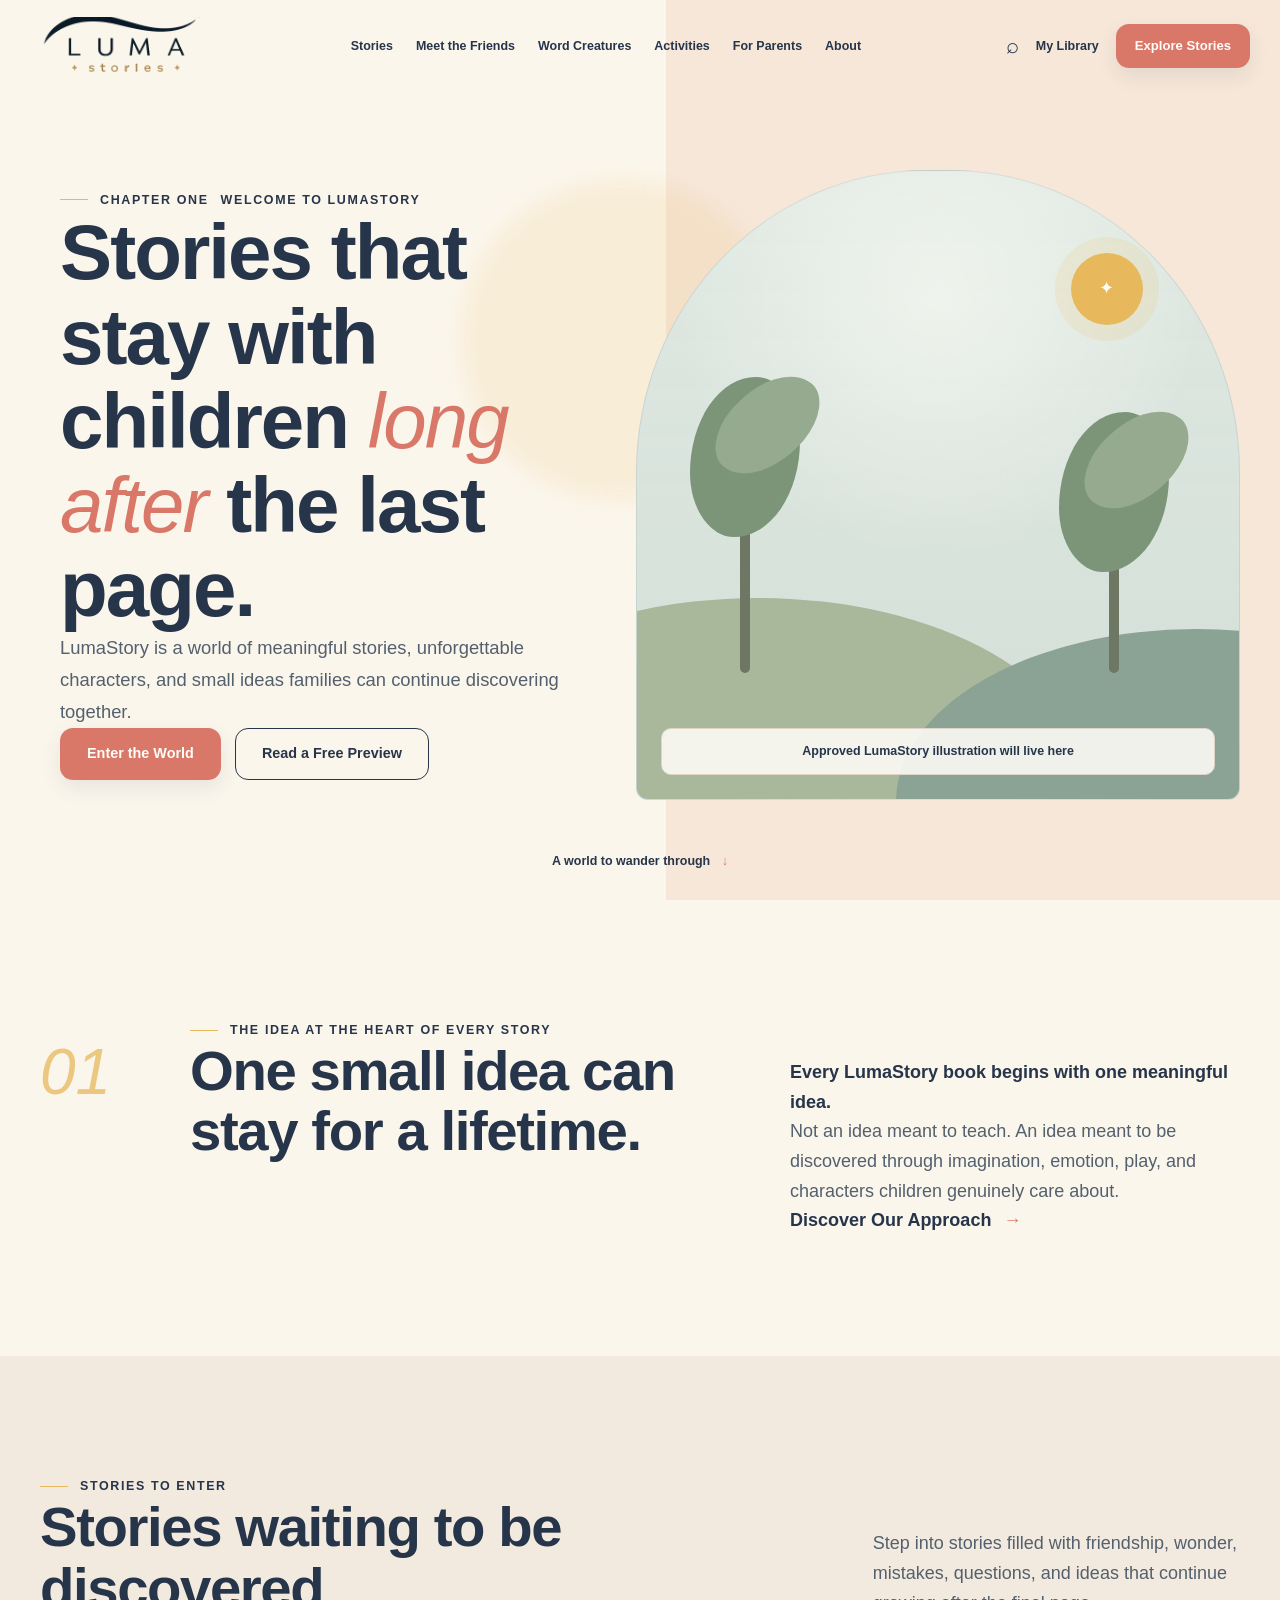
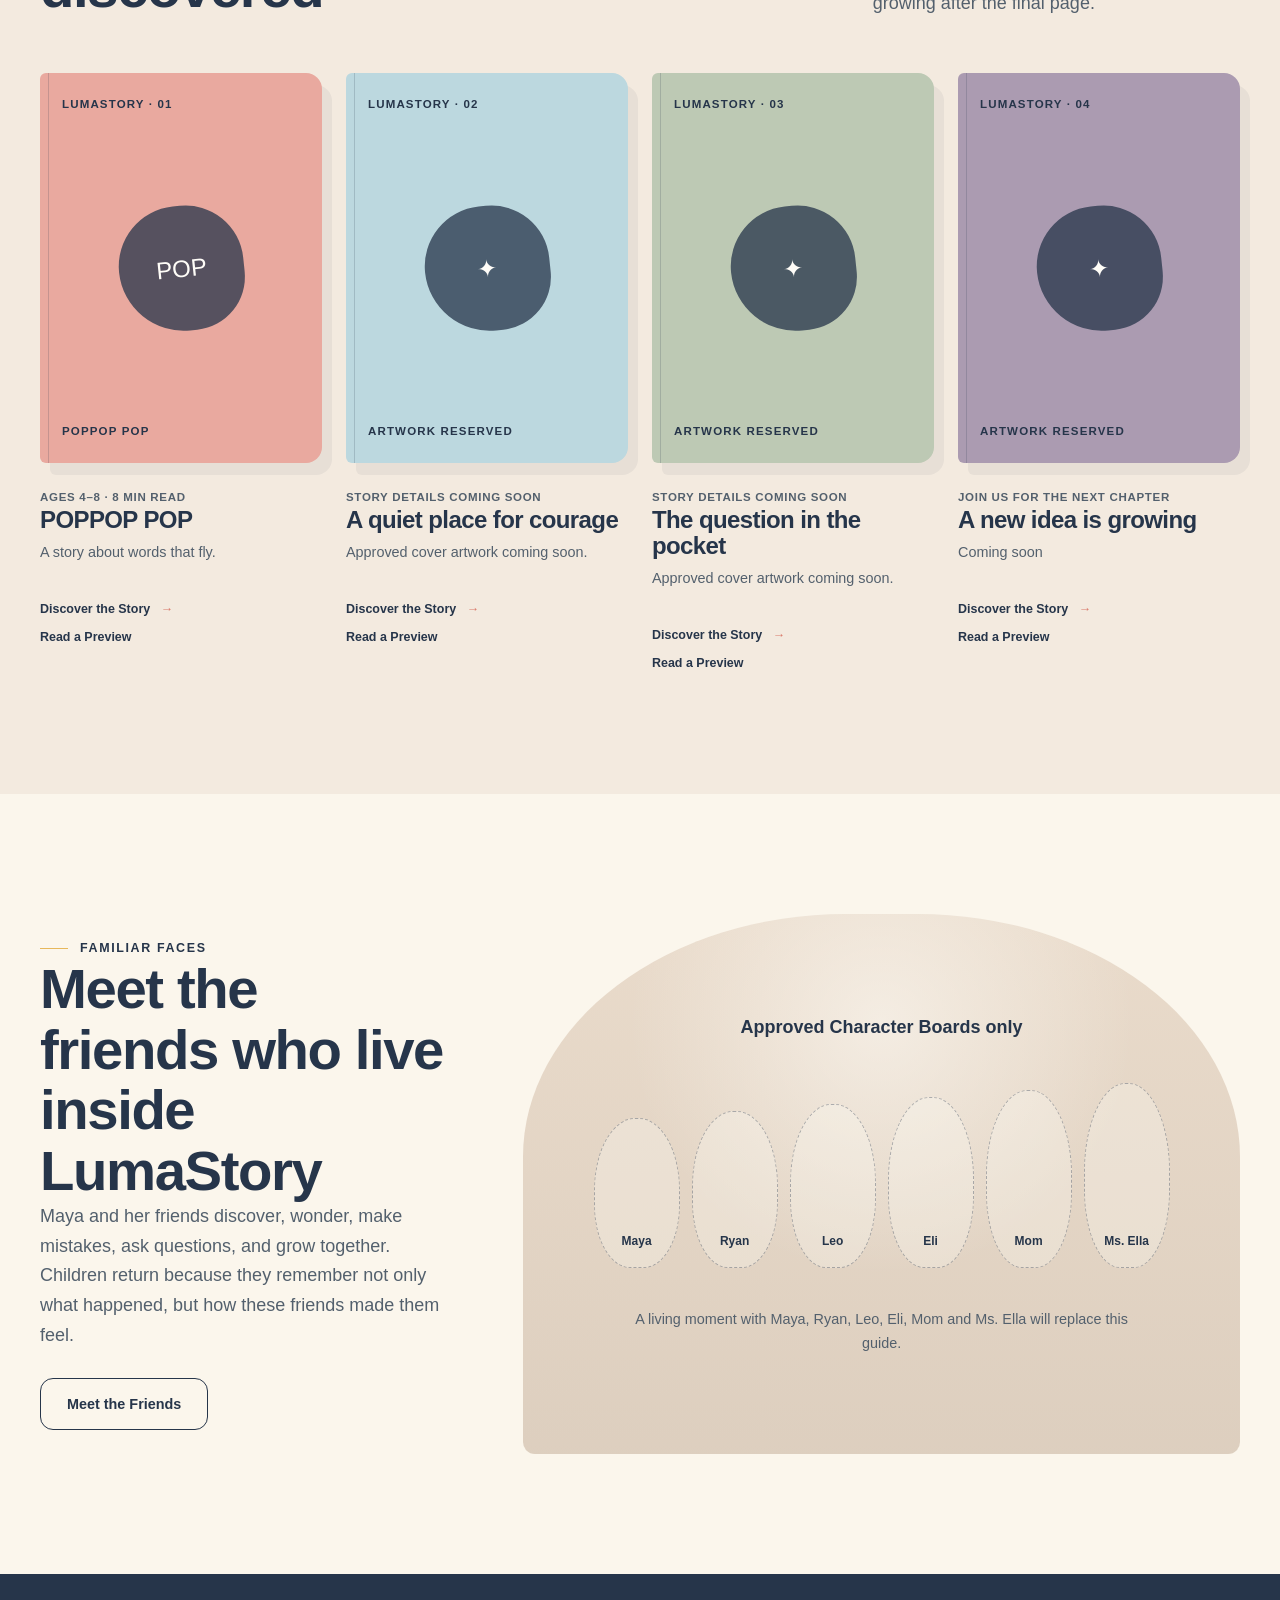
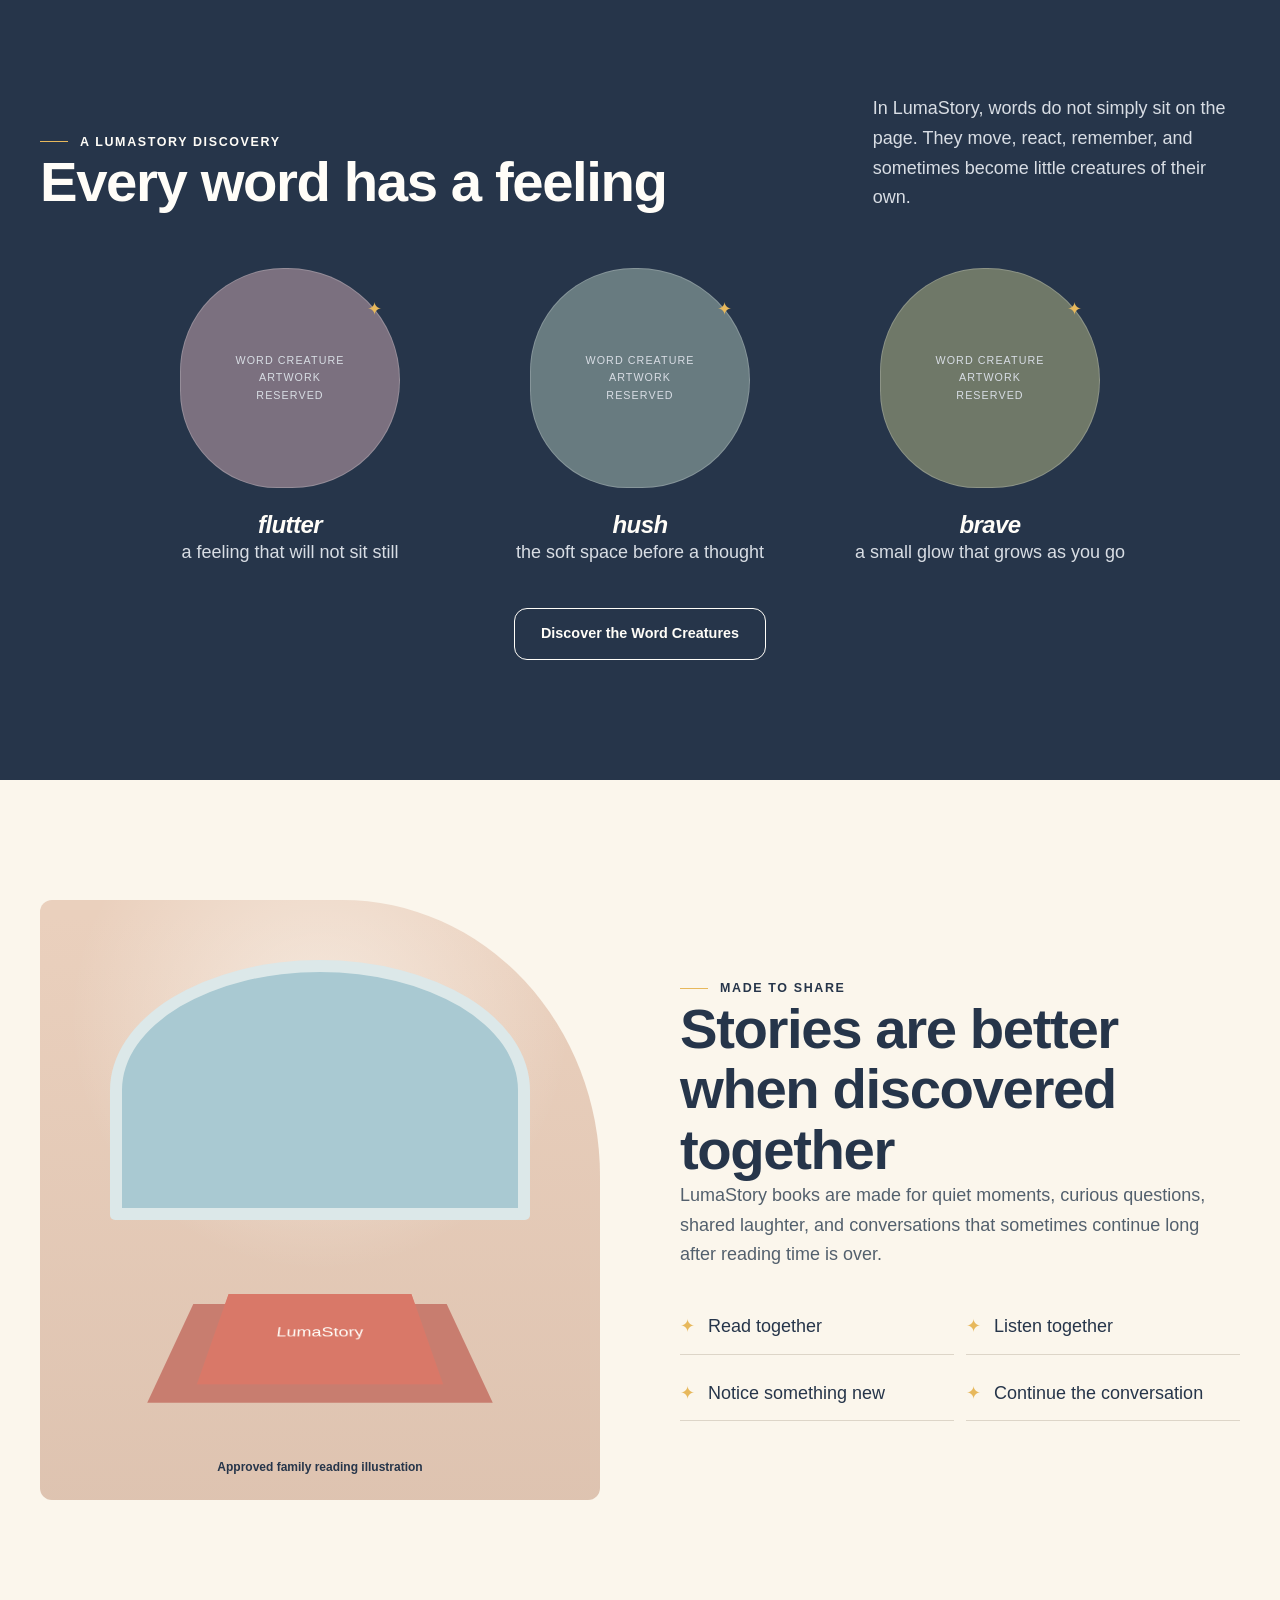
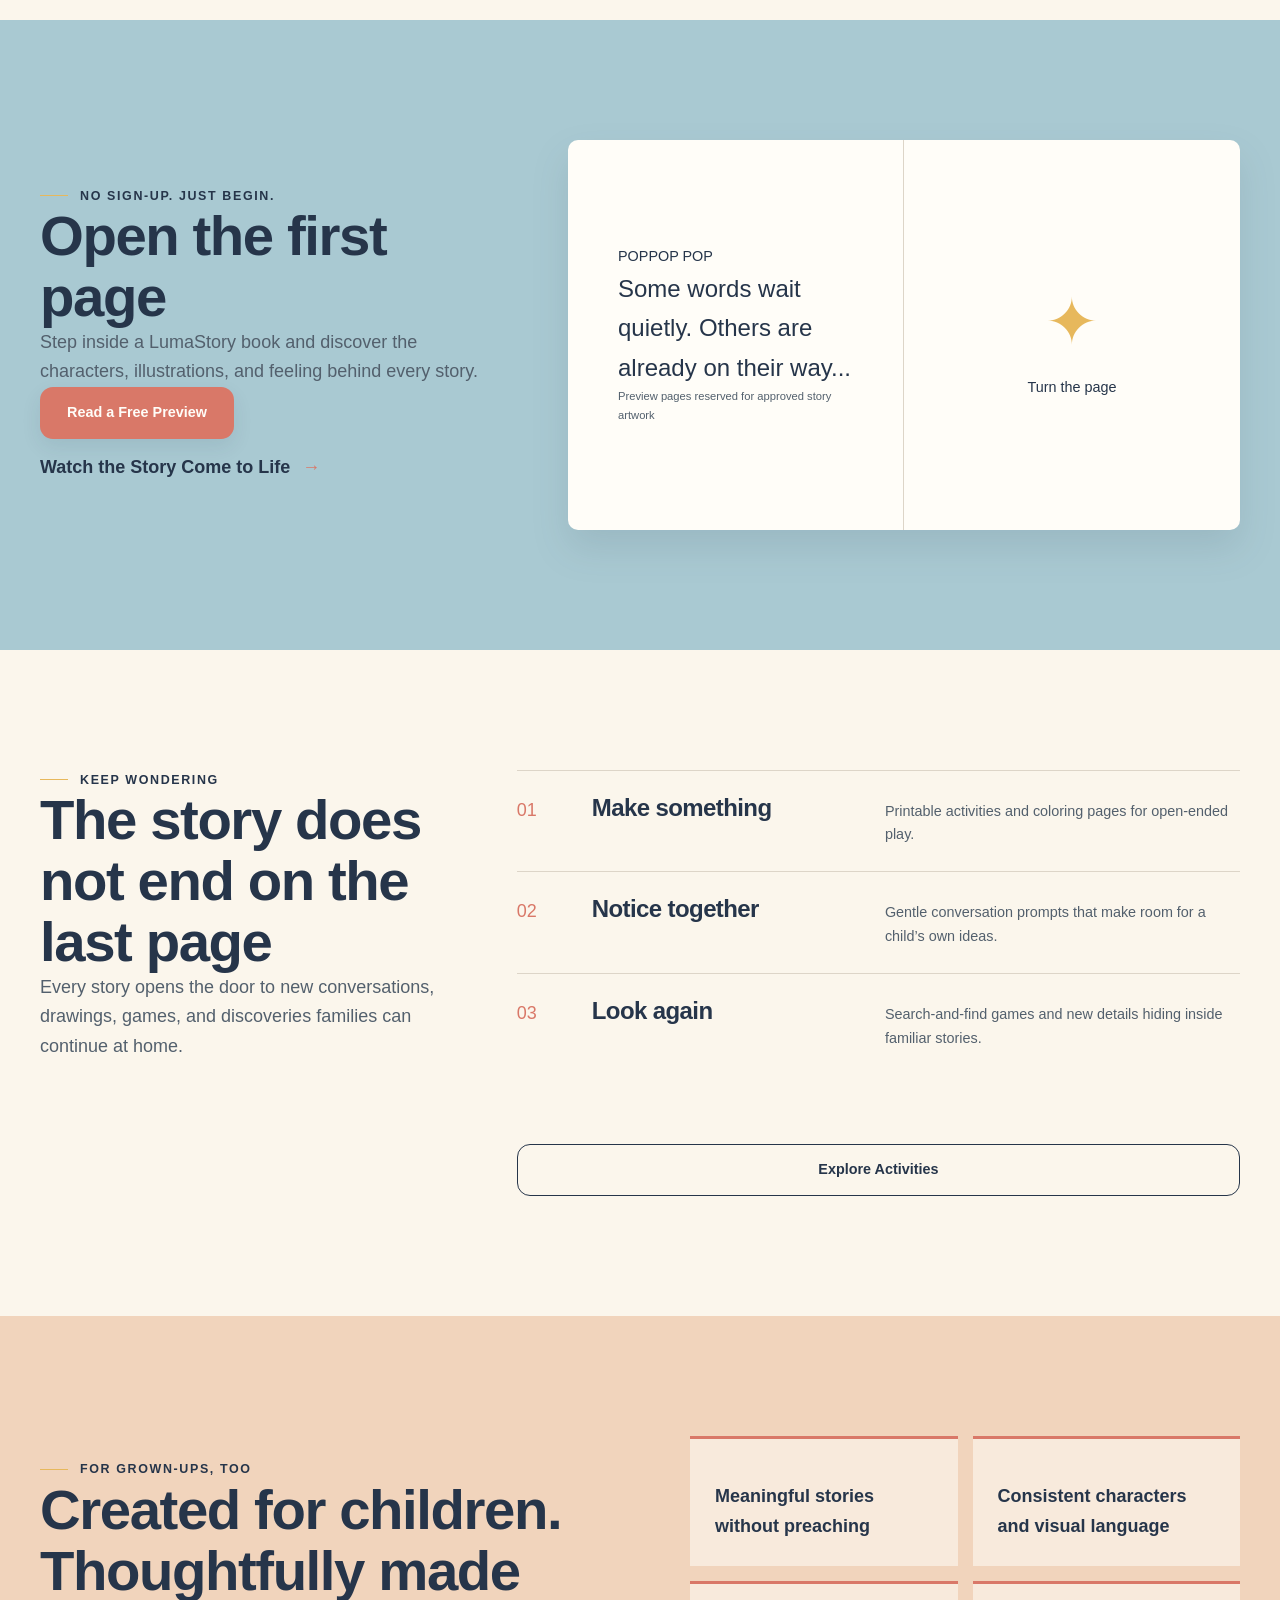
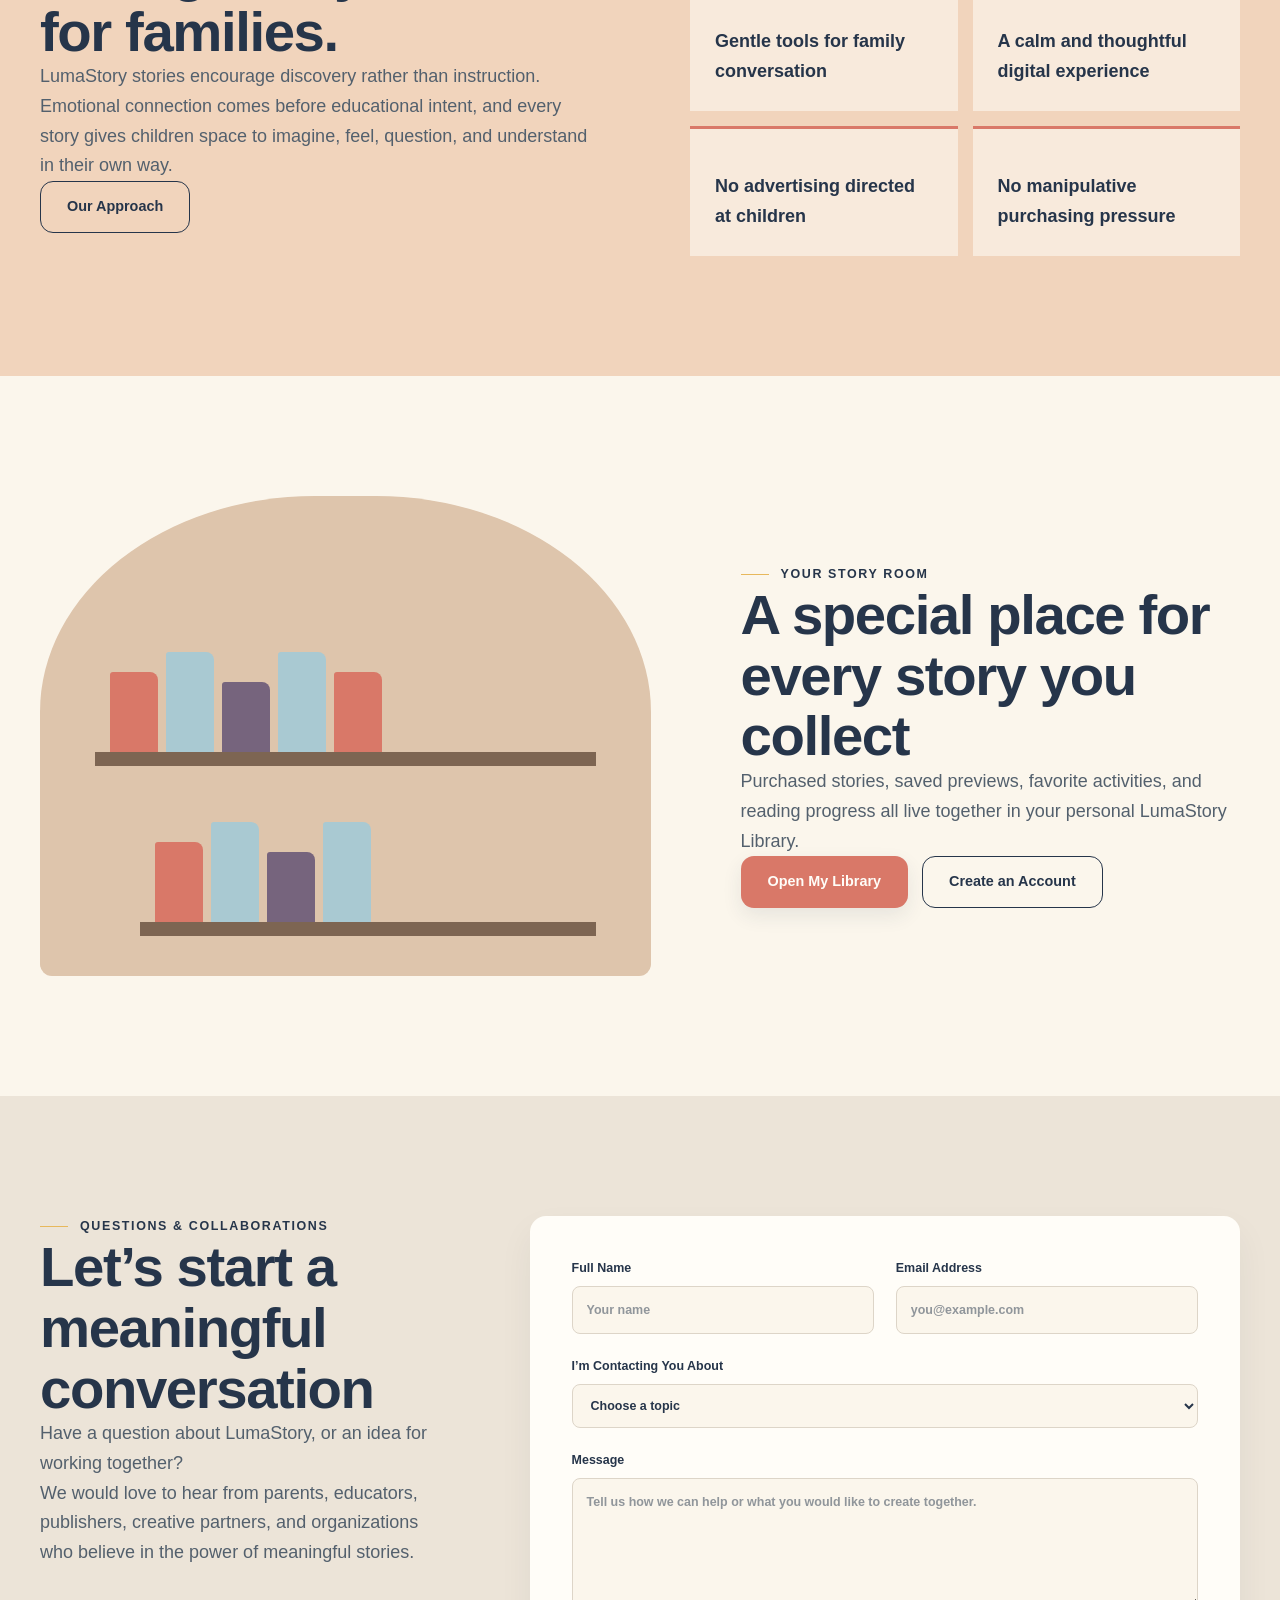
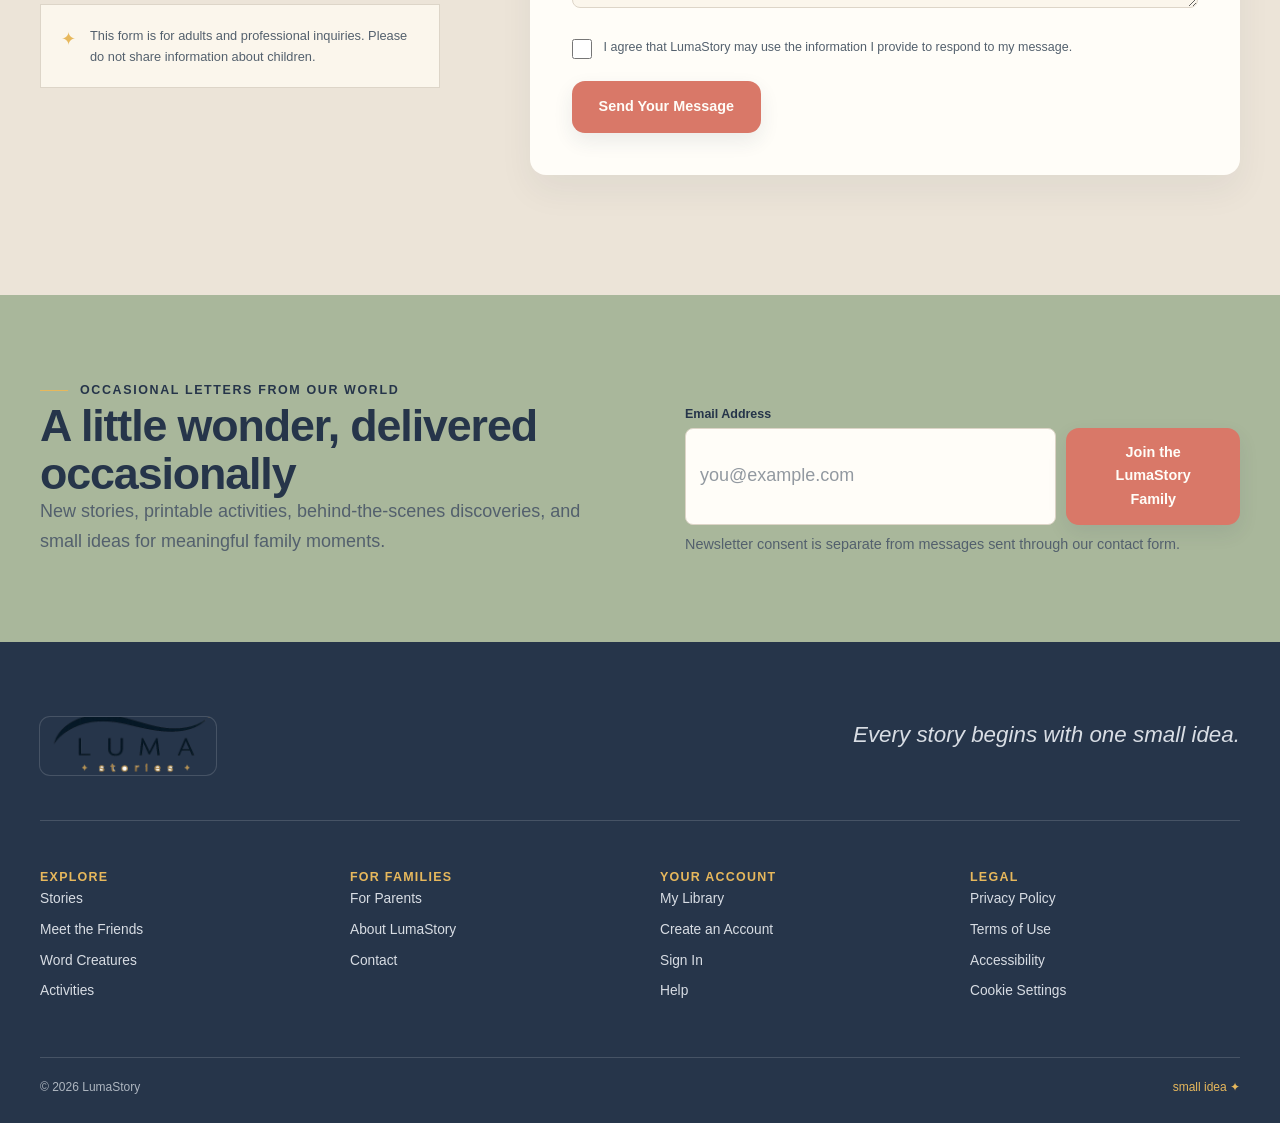
<file: index.html>
<!DOCTYPE html><html lang="en"><head><meta charSet="utf-8"/><meta name="viewport" content="width=device-width, initial-scale=1"/><link rel="preload" as="image" href="assets/lumastory-logo.png"/><link rel="stylesheet" href="styles.css"><title>LumaStory — Stories that stay</title><meta name="description" content="A warm world of meaningful stories, unforgettable friends, and small ideas families can keep discovering together."/><meta property="og:title" content="LumaStory — Stories that stay"/><meta property="og:description" content="Enter a living story world for children and families."/><meta property="og:image" content="assets/og.png"/><meta name="twitter:card" content="summary_large_image"/><meta name="twitter:title" content="LumaStory — Stories that stay"/><meta name="twitter:description" content="Enter a living story world for children and families."/><meta name="twitter:image" content="assets/og.png"/>
<style data-vinext-fonts>/* vietnamese */
@font-face {
  font-family: 'Fraunces';
  font-style: normal;
  font-weight: 100 900;
  font-display: swap;
  src: url(C:/Users/nirit/Documents/Codex/2026-08-01/sites-plugin-sites-openai-bundled-create/.vinext/fonts/fraunces-f3fc7530f62a/fraunces-5b3f113c.woff2) format('woff2');
  unicode-range: U+0102-0103, U+0110-0111, U+0128-0129, U+0168-0169, U+01A0-01A1, U+01AF-01B0, U+0300-0301, U+0303-0304, U+0308-0309, U+0323, U+0329, U+1EA0-1EF9, U+20AB;
}
/* latin-ext */
@font-face {
  font-family: 'Fraunces';
  font-style: normal;
  font-weight: 100 900;
  font-display: swap;
  src: url(C:/Users/nirit/Documents/Codex/2026-08-01/sites-plugin-sites-openai-bundled-create/.vinext/fonts/fraunces-f3fc7530f62a/fraunces-cab03ef6.woff2) format('woff2');
  unicode-range: U+0100-02BA, U+02BD-02C5, U+02C7-02CC, U+02CE-02D7, U+02DD-02FF, U+0304, U+0308, U+0329, U+1D00-1DBF, U+1E00-1E9F, U+1EF2-1EFF, U+2020, U+20A0-20AB, U+20AD-20C0, U+2113, U+2C60-2C7F, U+A720-A7FF;
}
/* latin */
@font-face {
  font-family: 'Fraunces';
  font-style: normal;
  font-weight: 100 900;
  font-display: swap;
  src: url(C:/Users/nirit/Documents/Codex/2026-08-01/sites-plugin-sites-openai-bundled-create/.vinext/fonts/fraunces-f3fc7530f62a/fraunces-8ca9c2a4.woff2) format('woff2');
  unicode-range: U+0000-00FF, U+0131, U+0152-0153, U+02BB-02BC, U+02C6, U+02DA, U+02DC, U+0304, U+0308, U+0329, U+2000-206F, U+20AC, U+2122, U+2191, U+2193, U+2212, U+2215, U+FEFF, U+FFFD;
}

.__font_fraunces_0w46p23 { font-family: 'Fraunces', sans-serif; }

.__variable_fraunces_0w46p23 { --font-fraunces: 'Fraunces', sans-serif; }

/* cyrillic-ext */
@font-face {
  font-family: 'Nunito Sans';
  font-style: normal;
  font-weight: 200 1000;
  font-stretch: 100%;
  font-display: swap;
  src: url(C:/Users/nirit/Documents/Codex/2026-08-01/sites-plugin-sites-openai-bundled-create/.vinext/fonts/nunito-sans-d841bc025490/nunito-sans-f5807b61.woff2) format('woff2');
  unicode-range: U+0460-052F, U+1C80-1C8A, U+20B4, U+2DE0-2DFF, U+A640-A69F, U+FE2E-FE2F;
}
/* cyrillic */
@font-face {
  font-family: 'Nunito Sans';
  font-style: normal;
  font-weight: 200 1000;
  font-stretch: 100%;
  font-display: swap;
  src: url(C:/Users/nirit/Documents/Codex/2026-08-01/sites-plugin-sites-openai-bundled-create/.vinext/fonts/nunito-sans-d841bc025490/nunito-sans-20827b31.woff2) format('woff2');
  unicode-range: U+0301, U+0400-045F, U+0490-0491, U+04B0-04B1, U+2116;
}
/* vietnamese */
@font-face {
  font-family: 'Nunito Sans';
  font-style: normal;
  font-weight: 200 1000;
  font-stretch: 100%;
  font-display: swap;
  src: url(C:/Users/nirit/Documents/Codex/2026-08-01/sites-plugin-sites-openai-bundled-create/.vinext/fonts/nunito-sans-d841bc025490/nunito-sans-20022d05.woff2) format('woff2');
  unicode-range: U+0102-0103, U+0110-0111, U+0128-0129, U+0168-0169, U+01A0-01A1, U+01AF-01B0, U+0300-0301, U+0303-0304, U+0308-0309, U+0323, U+0329, U+1EA0-1EF9, U+20AB;
}
/* latin-ext */
@font-face {
  font-family: 'Nunito Sans';
  font-style: normal;
  font-weight: 200 1000;
  font-stretch: 100%;
  font-display: swap;
  src: url(C:/Users/nirit/Documents/Codex/2026-08-01/sites-plugin-sites-openai-bundled-create/.vinext/fonts/nunito-sans-d841bc025490/nunito-sans-61928112.woff2) format('woff2');
  unicode-range: U+0100-02BA, U+02BD-02C5, U+02C7-02CC, U+02CE-02D7, U+02DD-02FF, U+0304, U+0308, U+0329, U+1D00-1DBF, U+1E00-1E9F, U+1EF2-1EFF, U+2020, U+20A0-20AB, U+20AD-20C0, U+2113, U+2C60-2C7F, U+A720-A7FF;
}
/* latin */
@font-face {
  font-family: 'Nunito Sans';
  font-style: normal;
  font-weight: 200 1000;
  font-stretch: 100%;
  font-display: swap;
  src: url(C:/Users/nirit/Documents/Codex/2026-08-01/sites-plugin-sites-openai-bundled-create/.vinext/fonts/nunito-sans-d841bc025490/nunito-sans-9ad6ba43.woff2) format('woff2');
  unicode-range: U+0000-00FF, U+0131, U+0152-0153, U+02BB-02BC, U+02C6, U+02DA, U+02DC, U+0304, U+0308, U+0329, U+2000-206F, U+20AC, U+2122, U+2191, U+2193, U+2212, U+2215, U+FEFF, U+FFFD;
}

.__font_nunito_sans_1mbeoo8 { font-family: 'Nunito Sans', sans-serif; }

.__variable_nunito_sans_1mbeoo8 { --font-nunito: 'Nunito Sans', sans-serif; }
</style>
</head><body class="__variable_fraunces_0w46p23 __variable_nunito_sans_1mbeoo8"><main><header class="site-header "><div class="nav-shell"><a class="logo brand-logo" href="#top" aria-label="LumaStory home"><img src="assets/lumastory-logo.png" alt="Luma Stories"/></a><nav class="desktop-nav" aria-label="Main navigation"><a href="#stories">Stories</a><a href="#meet-the-friends">Meet the Friends</a><a href="#word-creatures">Word Creatures</a><a href="#activities">Activities</a><a href="#for-parents">For Parents</a><a href="about.html">About</a></nav><div class="nav-actions"><button class="search" aria-label="Search">⌕</button><a class="library-link" href="#library">My Library</a><a class="button button-small" href="#stories">Explore Stories</a></div><button class="menu-button" aria-label="Open menu" aria-expanded="false"><span class="menu-icon" aria-hidden="true"><i></i><i></i><i></i></span></button></div></header><div class="mobile-menu " aria-hidden="true"><div class="mobile-menu-top"><a class="logo brand-logo" href="#top" aria-label="LumaStory home"><img src="assets/lumastory-logo.png" alt="Luma Stories"/></a><button>Close</button></div><nav aria-label="Mobile navigation"><a href="#stories">Stories<span aria-hidden="true">→</span></a><a href="#meet-the-friends">Meet the Friends<span aria-hidden="true">→</span></a><a href="#word-creatures">Word Creatures<span aria-hidden="true">→</span></a><a href="#activities">Activities<span aria-hidden="true">→</span></a><a href="#for-parents">For Parents<span aria-hidden="true">→</span></a><a href="about.html">About<span aria-hidden="true">→</span></a><a href="#contact">Contact and Collaborations<span aria-hidden="true">→</span></a><a href="#library">My Library<span aria-hidden="true">→</span></a></nav><a class="button" href="#stories">Explore Stories</a><div class="menu-peek" aria-hidden="true">one small idea <span>✦</span></div></div><section class="hero" id="top"><div class="hero-glow" aria-hidden="true"></div><div class="hero-inner"><div class="hero-copy"><p class="eyebrow"><span>Chapter one</span> Welcome to LumaStory</p><h1>Stories that stay with children <em>long after</em> the last page.</h1><p class="lead">LumaStory is a world of meaningful stories, unforgettable characters, and small ideas families can continue discovering together.</p><div class="button-row"><a class="button" href="#introduction">Enter the World</a><a class="button-secondary" href="#preview">Read a Free Preview</a></div></div><div class="hero-art art-placeholder" role="img" aria-label="Reserved space for approved LumaStory universe artwork"><div class="moon">✦</div><div class="hill hill-one"></div><div class="hill hill-two"></div><div class="paper-tree tree-one"></div><div class="paper-tree tree-two"></div><div class="art-label">Approved LumaStory illustration will live here</div></div></div><a class="scroll-note" href="#introduction">A world to wander through <span>↓</span></a></section><section class="intro section" id="introduction"><div class="chapter-mark">01</div><div class="intro-copy"><p class="eyebrow">The idea at the heart of every story</p><h2>One small idea can stay for a lifetime.</h2></div><div class="intro-text"><p>Every LumaStory book begins with one meaningful idea.</p><p>Not an idea meant to teach. An idea meant to be discovered through imagination, emotion, play, and characters children genuinely care about.</p><a class="text-link" href="#for-parents">Discover Our Approach <span aria-hidden="true">→</span></a></div></section><section class="stories section" id="stories"><div class="section-heading"><div><p class="eyebrow">Stories to enter</p><h2>Stories waiting to be discovered</h2></div><p>Step into stories filled with friendship, wonder, mistakes, questions, and ideas that continue growing after the final page.</p></div><div class="story-grid"><article class="story-card"><div class="book-cover coral"><span class="cover-number">LumaStory · <!-- -->01</span><div class="cover-shape">POP</div><span class="cover-label">POPPOP POP</span></div><p class="story-meta">Ages 4–8 · 8 min read</p><h3>POPPOP POP</h3><p>A story about words that fly.</p><div class="card-links"><a href="#preview">Discover the Story <span aria-hidden="true">→</span></a><a href="#preview">Read a Preview</a></div></article><article class="story-card"><div class="book-cover sky"><span class="cover-number">LumaStory · <!-- -->02</span><div class="cover-shape">✦</div><span class="cover-label">Artwork reserved</span></div><p class="story-meta">Story details coming soon</p><h3>A quiet place for courage</h3><p>Approved cover artwork coming soon.</p><div class="card-links"><a href="#preview">Discover the Story <span aria-hidden="true">→</span></a><a href="#preview">Read a Preview</a></div></article><article class="story-card"><div class="book-cover sage"><span class="cover-number">LumaStory · <!-- -->03</span><div class="cover-shape">✦</div><span class="cover-label">Artwork reserved</span></div><p class="story-meta">Story details coming soon</p><h3>The question in the pocket</h3><p>Approved cover artwork coming soon.</p><div class="card-links"><a href="#preview">Discover the Story <span aria-hidden="true">→</span></a><a href="#preview">Read a Preview</a></div></article><article class="story-card"><div class="book-cover plum"><span class="cover-number">LumaStory · <!-- -->04</span><div class="cover-shape">✦</div><span class="cover-label">Artwork reserved</span></div><p class="story-meta">Join us for the next chapter</p><h3>A new idea is growing</h3><p>Coming soon</p><div class="card-links"><a href="#preview">Discover the Story <span aria-hidden="true">→</span></a><a href="#preview">Read a Preview</a></div></article></div></section><section class="friends section" id="meet-the-friends"><div class="friends-copy"><p class="eyebrow">Familiar faces</p><h2>Meet the friends who live inside LumaStory</h2><p>Maya and her friends discover, wonder, make mistakes, ask questions, and grow together. Children return because they remember not only what happened, but how these friends made them feel.</p><a class="button-secondary" href="#meet-the-friends">Meet the Friends</a></div><div class="friend-scene art-placeholder" aria-label="Reserved composition for approved character boards"><p>Approved Character Boards only</p><div class="friend-moments"><span style="--i:0">Maya</span><span style="--i:1">Ryan</span><span style="--i:2">Leo</span><span style="--i:3">Eli</span><span style="--i:4">Mom</span><span style="--i:5">Ms. Ella</span></div><small>A living moment with Maya, Ryan, Leo, Eli, Mom and Ms. Ella will replace this guide.</small></div></section><section class="creatures section" id="word-creatures"><div class="section-heading"><div><p class="eyebrow">A LumaStory discovery</p><h2>Every word has a feeling</h2></div><p>In LumaStory, words do not simply sit on the page. They move, react, remember, and sometimes become little creatures of their own.</p></div><div class="creature-grid"><article><div class="creature-orbit orbit-1"><span>word creature<br/>artwork reserved</span></div><h3>flutter</h3><p>a feeling that will not sit still</p></article><article><div class="creature-orbit orbit-2"><span>word creature<br/>artwork reserved</span></div><h3>hush</h3><p>the soft space before a thought</p></article><article><div class="creature-orbit orbit-3"><span>word creature<br/>artwork reserved</span></div><h3>brave</h3><p>a small glow that grows as you go</p></article></div><a class="button-secondary centered-button" href="#word-creatures">Discover the Word Creatures</a></section><section class="together section"><div class="reading-art art-placeholder" role="img" aria-label="Reserved space for approved parent-child reading artwork"><div class="window"></div><div class="reading-book">LumaStory</div><span>Approved family reading illustration</span></div><div class="together-copy"><p class="eyebrow">Made to share</p><h2>Stories are better when discovered together</h2><p>LumaStory books are made for quiet moments, curious questions, shared laughter, and conversations that sometimes continue long after reading time is over.</p><ul><li>Read together</li><li>Listen together</li><li>Notice something new</li><li>Continue the conversation</li></ul></div></section><section class="preview section" id="preview"><div class="preview-copy"><p class="eyebrow">No sign-up. Just begin.</p><h2>Open the first page</h2><p>Step inside a LumaStory book and discover the characters, illustrations, and feeling behind every story.</p><div class="button-row"><button class="button">Read a Free Preview</button><button class="text-button">Watch the Story Come to Life <span aria-hidden="true">→</span></button></div></div><div class="open-book" aria-label="Free preview placeholder"><div><small>POPPOP POP</small><p>Some words wait quietly. Others are already on their way...</p><span>Preview pages reserved for approved story artwork</span></div><div><span class="page-star">✦</span><small>Turn the page</small></div></div></section><section class="activities section" id="activities"><div class="activities-title"><p class="eyebrow">Keep wondering</p><h2>The story does not end on the last page</h2><p>Every story opens the door to new conversations, drawings, games, and discoveries families can continue at home.</p></div><div class="activity-list"><article><span>01</span><h3>Make something</h3><p>Printable activities and coloring pages for open-ended play.</p></article><article><span>02</span><h3>Notice together</h3><p>Gentle conversation prompts that make room for a child’s own ideas.</p></article><article><span>03</span><h3>Look again</h3><p>Search-and-find games and new details hiding inside familiar stories.</p></article></div><a class="button-secondary" href="#activities">Explore Activities</a></section><section class="parents section" id="for-parents"><div class="parents-copy"><p class="eyebrow">For grown-ups, too</p><h2>Created for children. Thoughtfully made for families.</h2><p>LumaStory stories encourage discovery rather than instruction. Emotional connection comes before educational intent, and every story gives children space to imagine, feel, question, and understand in their own way.</p><a class="button-secondary" href="#for-parents">Our Approach</a></div><div class="parent-points"><p>Meaningful stories without preaching</p><p>Consistent characters and visual language</p><p>Gentle tools for family conversation</p><p>A calm and thoughtful digital experience</p><p>No advertising directed at children</p><p>No manipulative purchasing pressure</p></div></section><section class="library section" id="library"><div class="shelf-art" aria-hidden="true"><div class="shelf"><i></i><i></i><i></i><i></i><i></i></div><div class="shelf"><i></i><i></i><i></i><i></i></div></div><div class="library-copy"><p class="eyebrow">Your story room</p><h2>A special place for every story you collect</h2><p>Purchased stories, saved previews, favorite activities, and reading progress all live together in your personal LumaStory Library.</p><div class="button-row"><button class="button">Open My Library</button><button class="button-secondary">Create an Account</button></div></div></section><section class="contact section" id="contact"><div class="contact-copy"><p class="eyebrow">Questions &amp; collaborations</p><h2>Let’s start a meaningful conversation</h2><p>Have a question about LumaStory, or an idea for working together?</p><p>We would love to hear from parents, educators, publishers, creative partners, and organizations who believe in the power of meaningful stories.</p><div class="contact-note"><span>✦</span><p>This form is for adults and professional inquiries. Please do not share information about children.</p></div></div><form class="contact-form" noValidate=""><label>Full Name<input placeholder="Your name" autoComplete="name" required="" aria-invalid="false" name="name"/></label><label>Email Address<input type="email" placeholder="you@example.com" autoComplete="email" required="" aria-invalid="false" name="email"/></label><label class="full">I’m Contacting You About<select name="topic" required="" aria-invalid="false"><option value="" disabled="" selected="">Choose a topic</option><option>A question about LumaStory</option><option>A partnership or collaboration</option><option>Schools and educational organizations</option><option>Publishing or distribution</option><option>Press and media</option><option>Technical support</option><option>Something else</option></select></label><label class="full">Message<textarea name="message" rows="5" placeholder="Tell us how we can help or what you would like to create together." required="" aria-invalid="false"></textarea></label><label class="honeypot" aria-hidden="true">Website<input tabindex="-1" autoComplete="off" name="website"/></label><label class="checkbox full"><input type="checkbox" required="" name="consent"/><span>I agree that LumaStory may use the information I provide to respond to my message.</span></label><button class="button full" type="submit">Send Your Message</button></form></section><section class="newsletter"><div><p class="eyebrow">Occasional letters from our world</p><h2>A little wonder, delivered occasionally</h2><p>New stories, printable activities, behind-the-scenes discoveries, and small ideas for meaningful family moments.</p></div><form><label for="newsletter-email">Email Address</label><div><input id="newsletter-email" type="email" placeholder="you@example.com"/><button class="button">Join the LumaStory Family</button></div><small>Newsletter consent is separate from messages sent through our contact form.</small></form></section><footer><div class="footer-top"><a class="logo brand-logo footer-logo" href="#top" aria-label="LumaStory home"><img src="assets/lumastory-logo.png" alt="Luma Stories"/></a><p>Every story begins with one small idea.</p></div><div class="footer-links"><div><h3>Explore</h3><a href="#stories">Stories</a><a href="#meet-the-friends">Meet the Friends</a><a href="#word-creatures">Word Creatures</a><a href="#activities">Activities</a></div><div><h3>For families</h3><a href="#for-parents">For Parents</a><a href="about.html">About LumaStory</a><a href="#contact">Contact</a></div><div><h3>Your account</h3><a href="#library">My Library</a><a href="#library">Create an Account</a><a href="#library">Sign In</a><a href="#contact">Help</a></div><div><h3>Legal</h3><a href="#">Privacy Policy</a><a href="#">Terms of Use</a><a href="#">Accessibility</a><a href="#">Cookie Settings</a></div></div><div class="footer-bottom"><span>© 2026 LumaStory</span><span class="footer-creature" aria-hidden="true">small idea ✦</span></div></footer></main><script src="script.js" defer></script>
 <script>
      const APPS_SCRIPT_URL = 'YOUR_GOOGLE_APPS_SCRIPT_WEB_APP_URL';
      document.getElementById('waitlistForm').addEventListener('submit', function(e) {
          e.preventDefault();
          
          const name = document.getElementById('name').value;
          const email = document.getElementById('email').value;

          // send info to Google Sheets
          fetch(APPS_SCRIPT_URL, {
              method: 'POST',
              mode: 'no-cors',
              headers: { 'Content-Type': 'application/json' },
              body: JSON.stringify({ name: name, email: email })
          })
          .then(() => {
              // send conversion-event to Google Analytics
              if (typeof gtag === 'function') {
                  gtag('event', 'sign_up_waitlist', {
                      'event_category': 'engagement',
                      'event_label': 'Waitlist Form'
                  });
              }
              
              document.getElementById('statusMessage').innerText = 'תודה! נרשמת בהצלחה.';
              document.getElementById('waitlistForm').reset();
          })
          .catch(error => {
              console.error('Error:', error);
              document.getElementById('statusMessage').innerText = 'ארעה שגיאה, נסה שנית.';
          });
      });
    </script>
</body>
</html>
</file>
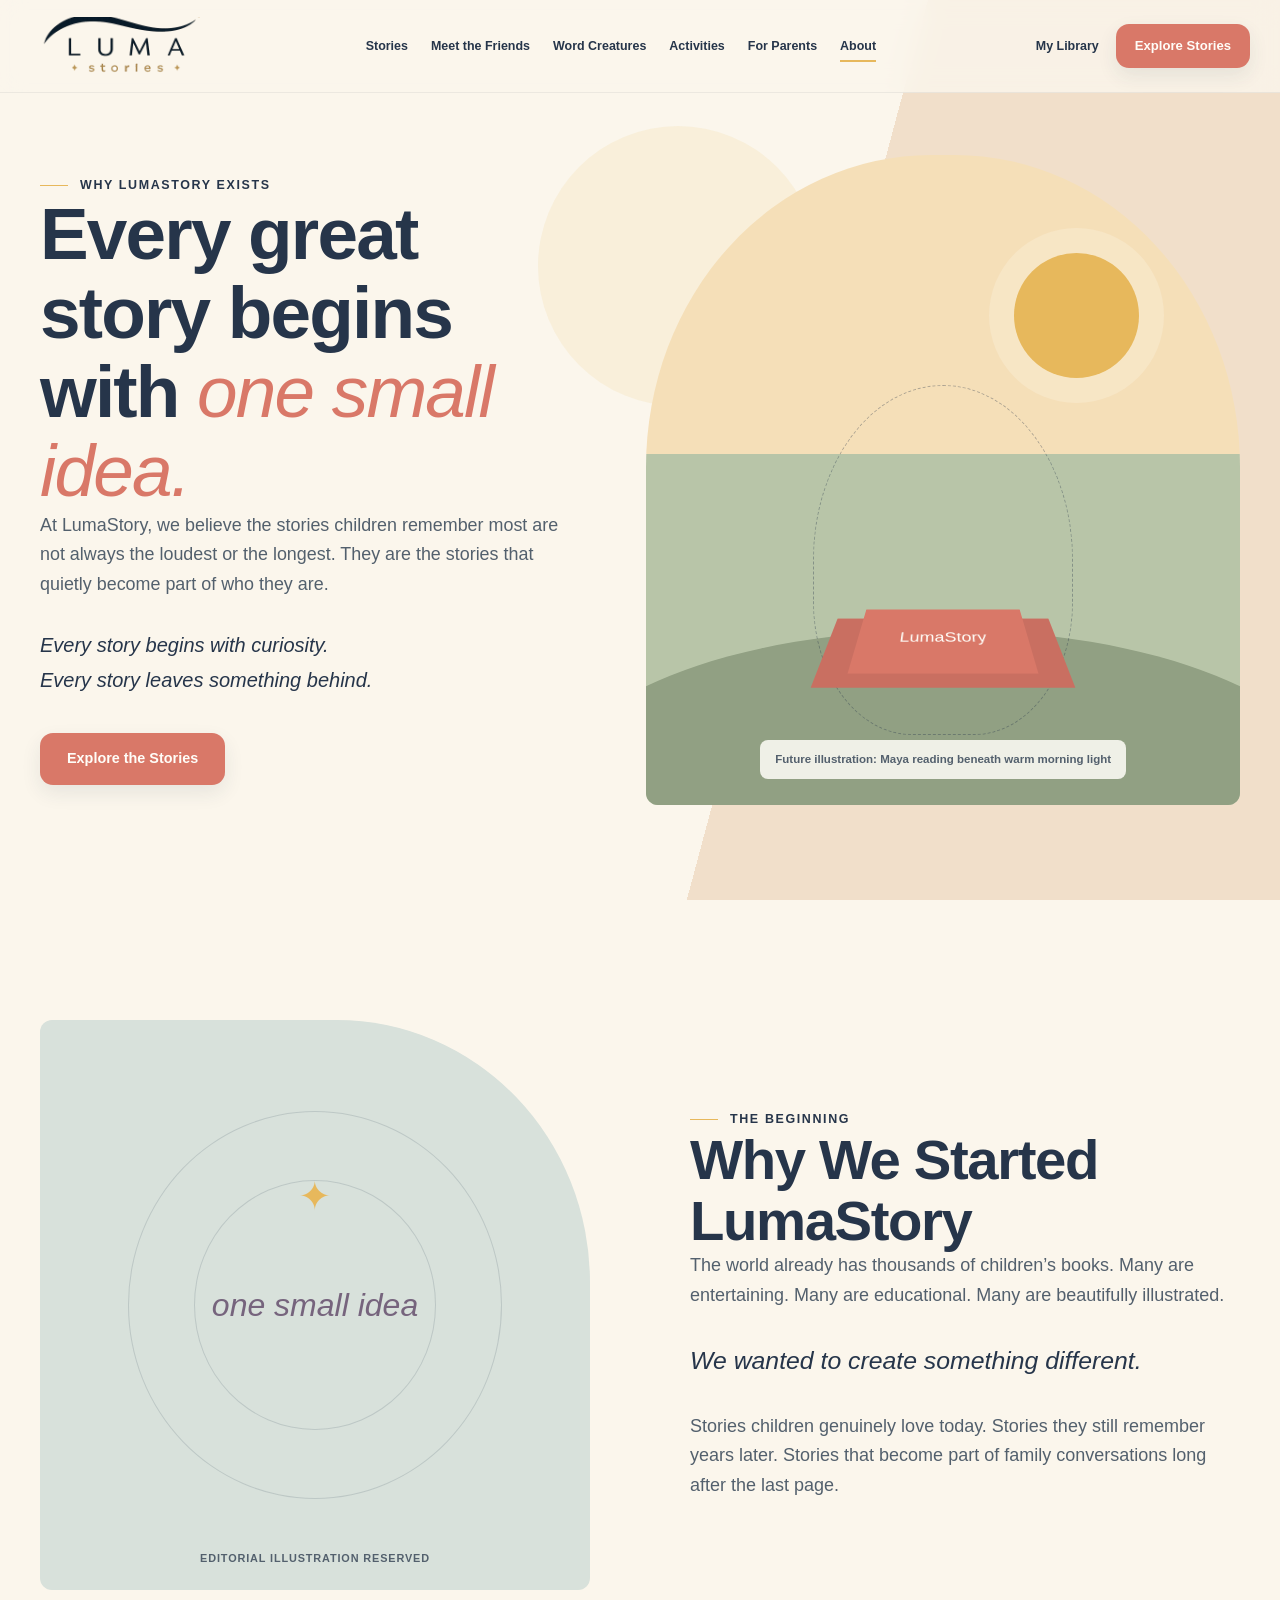
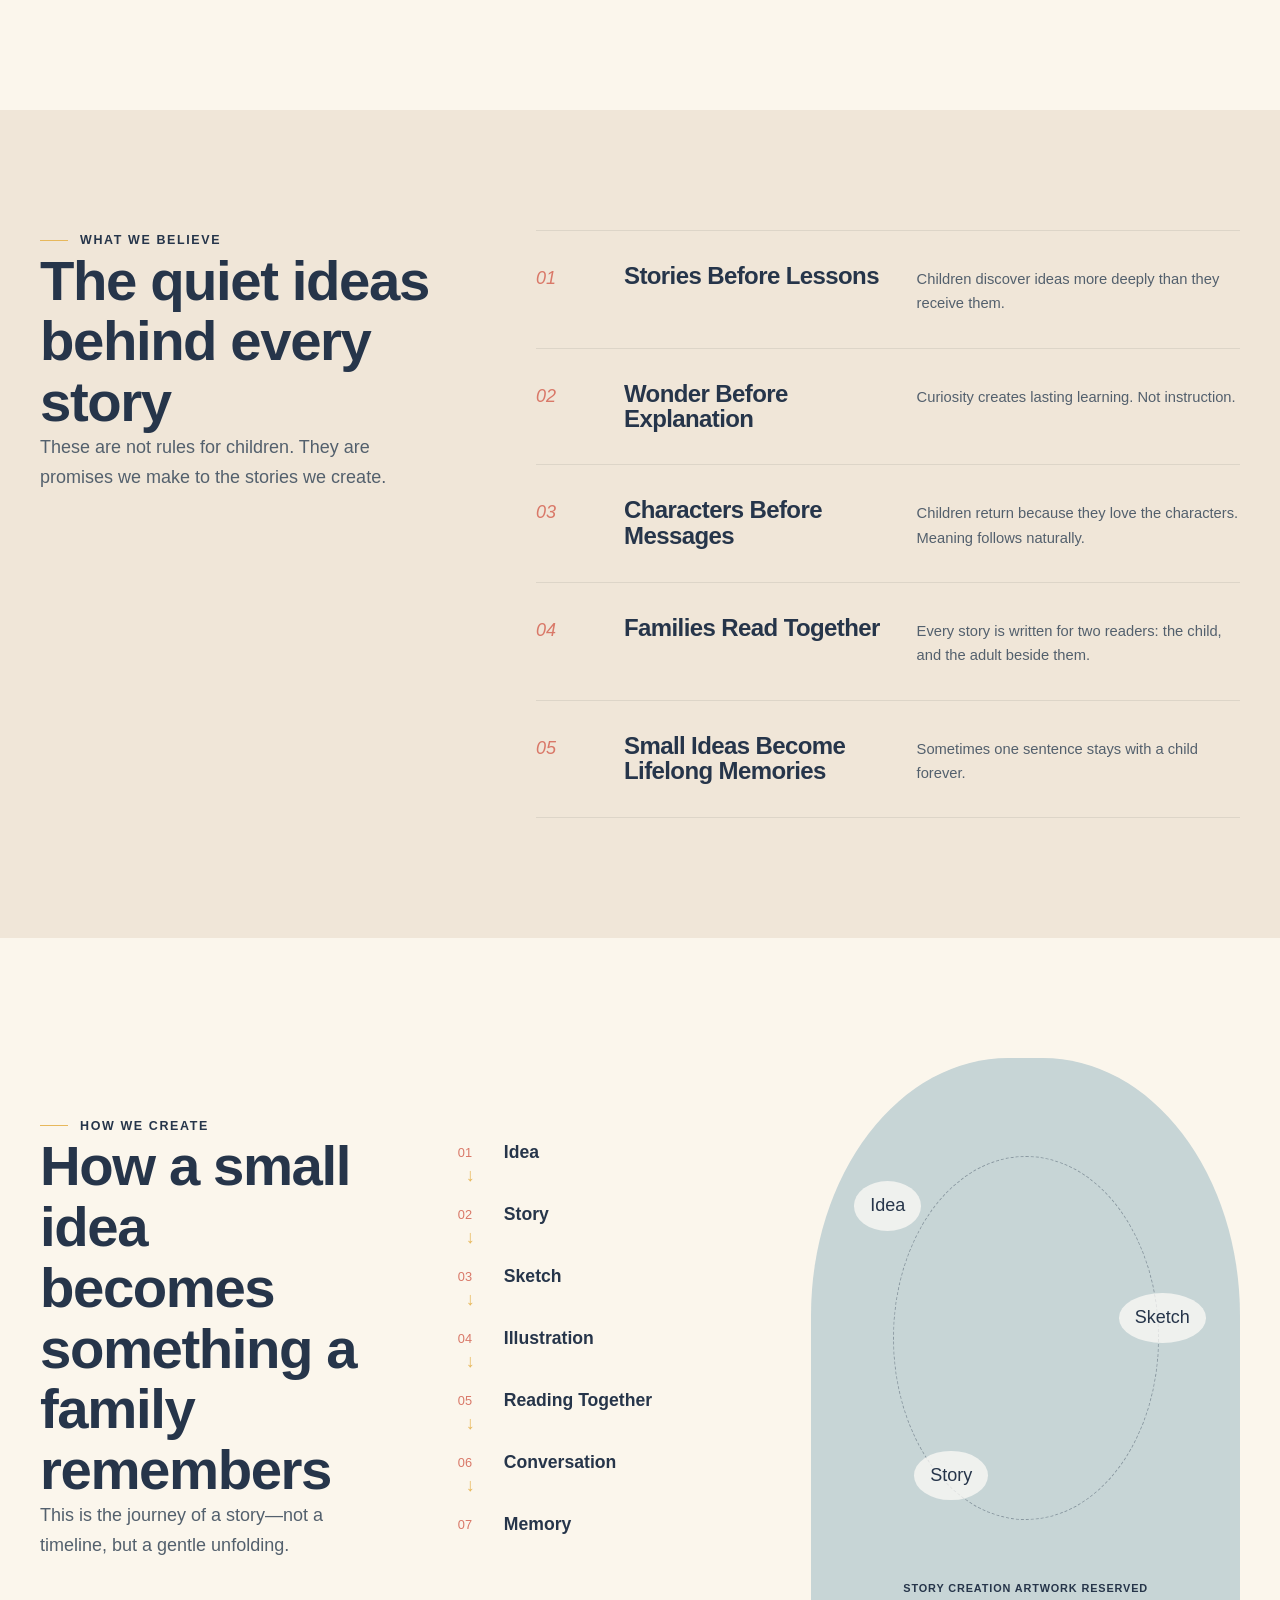
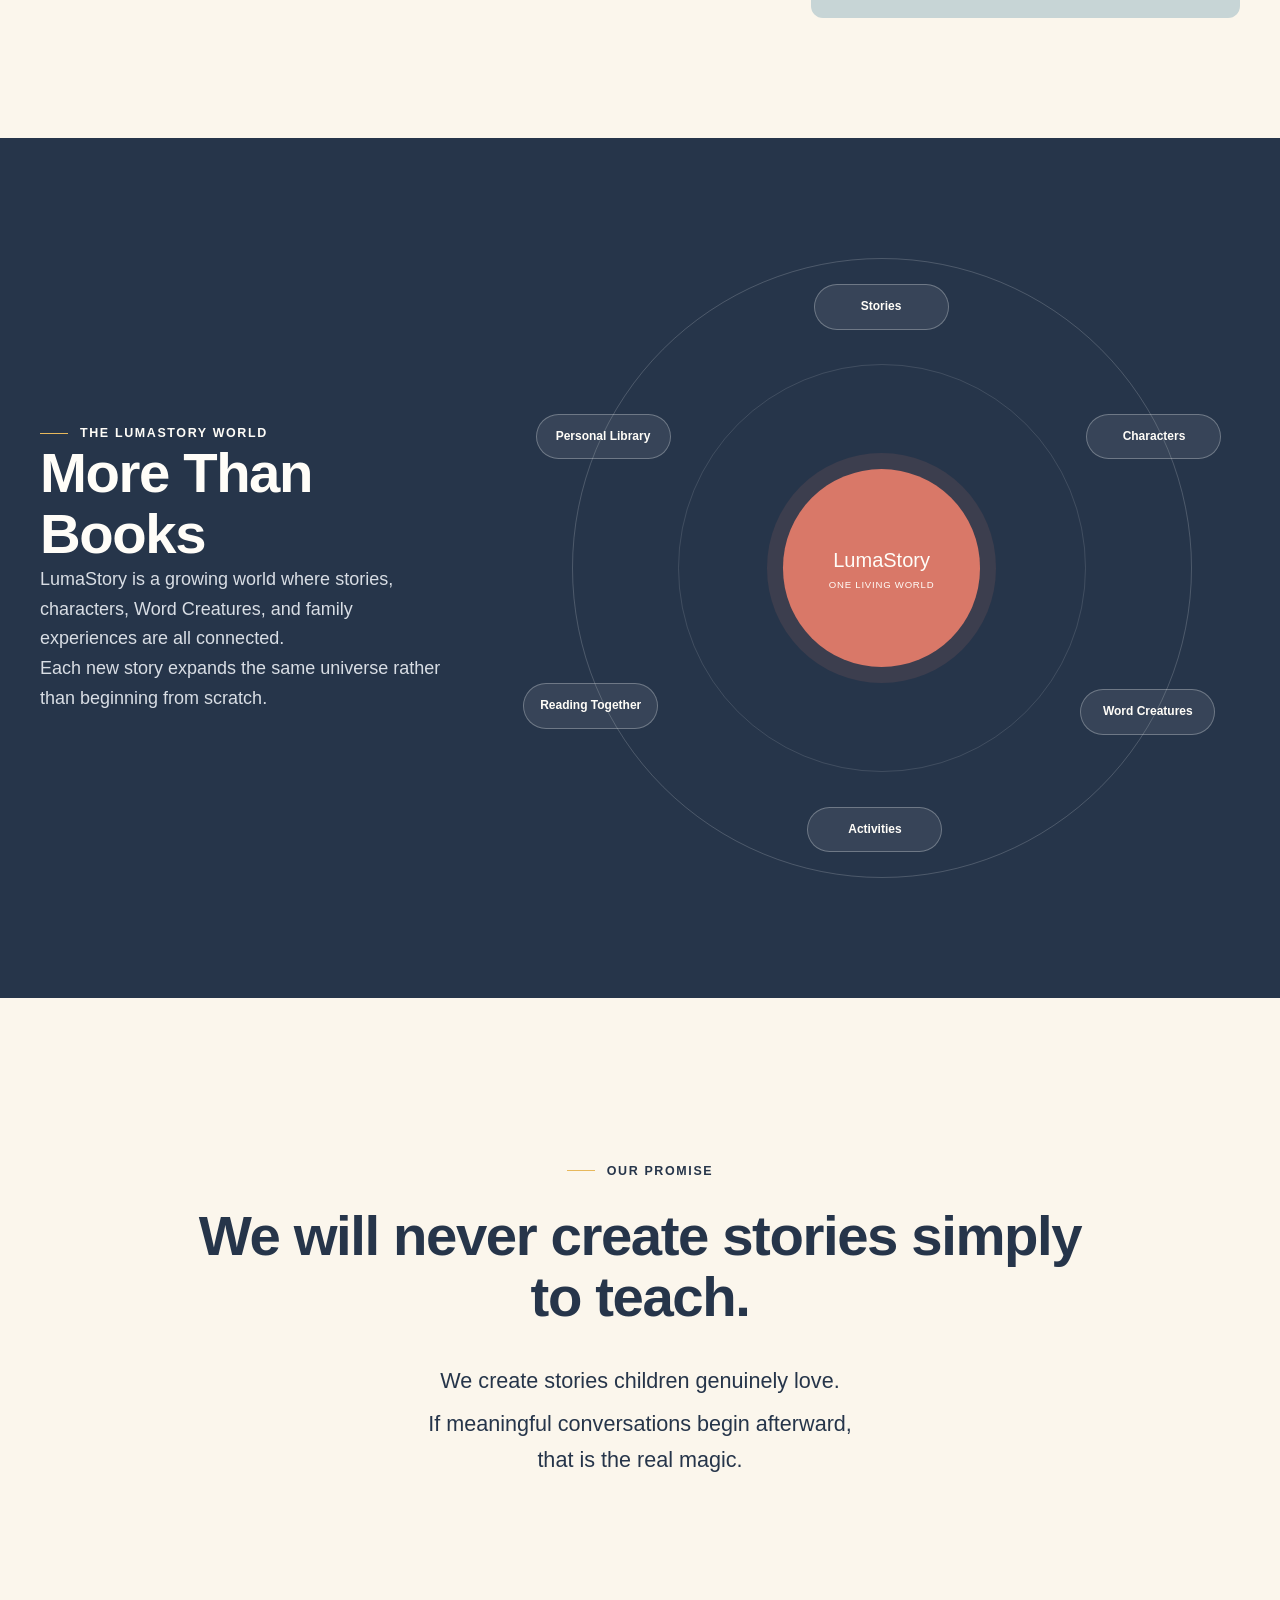
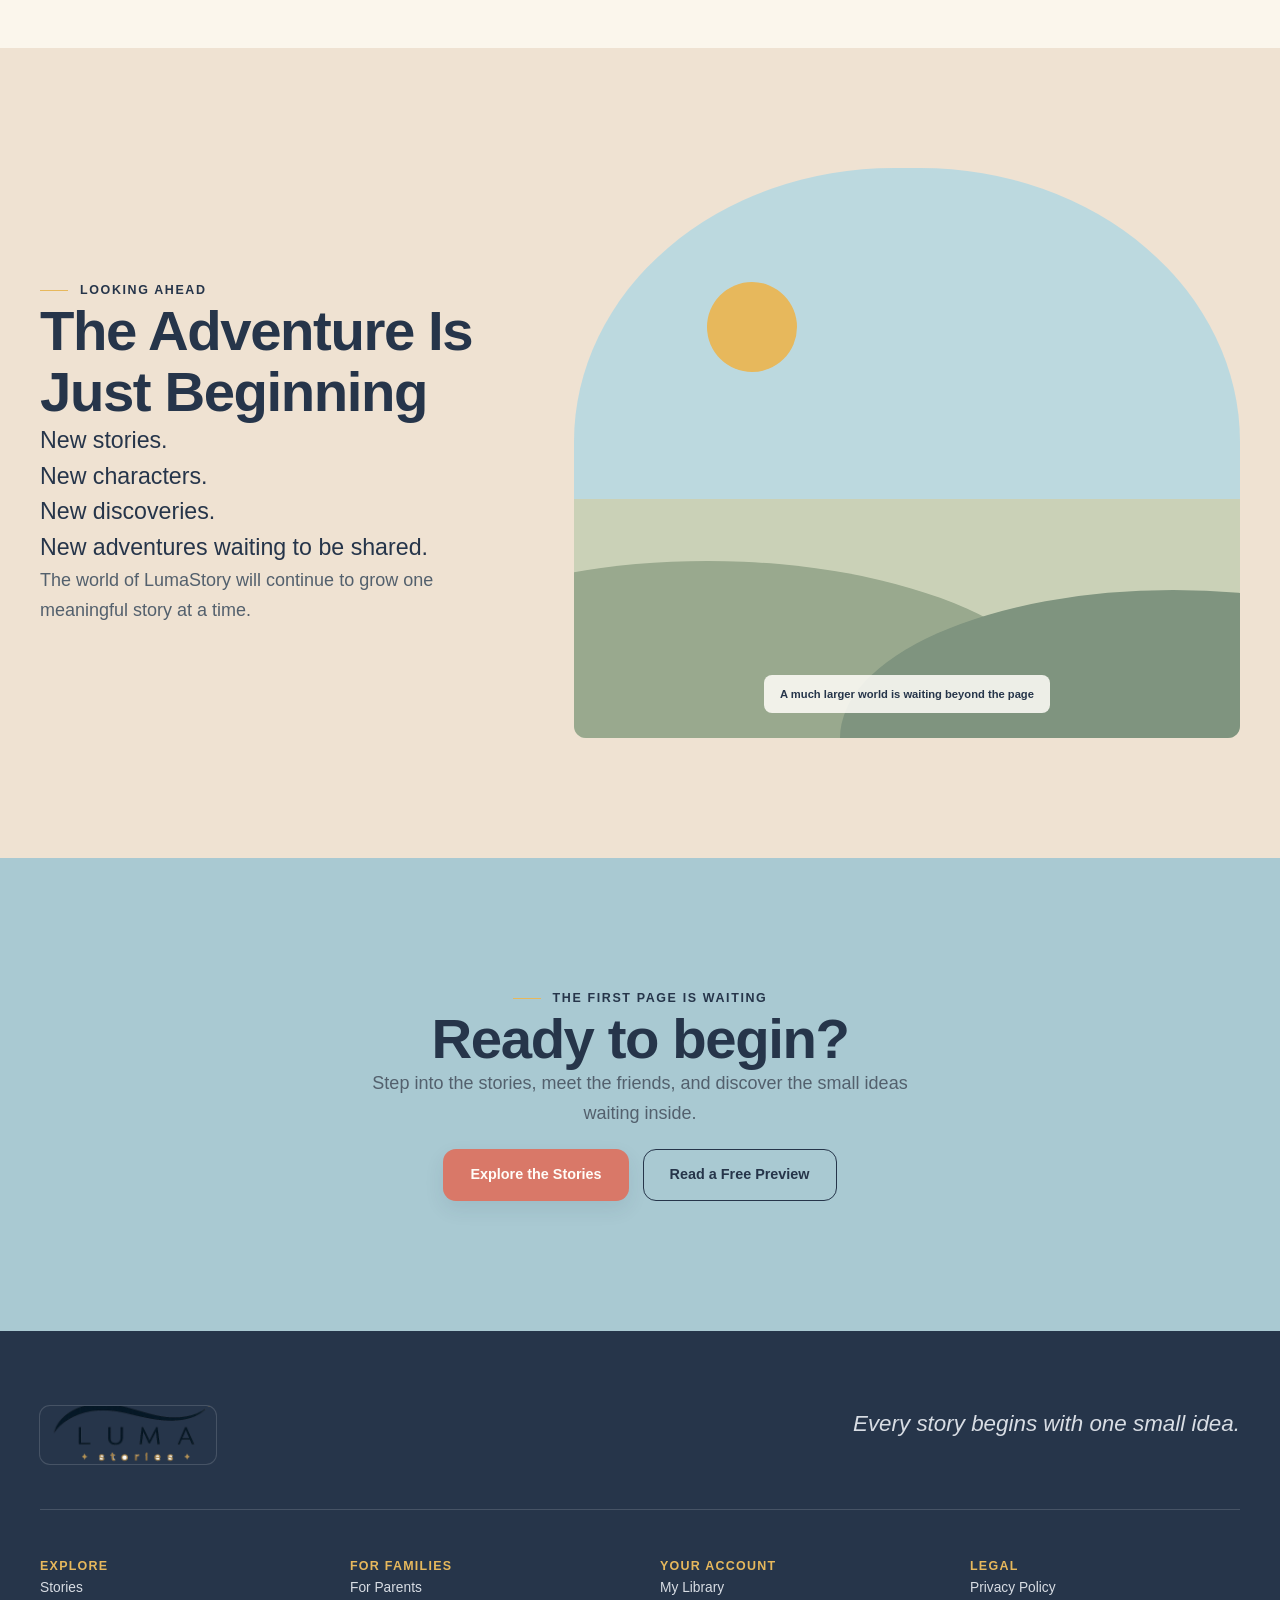
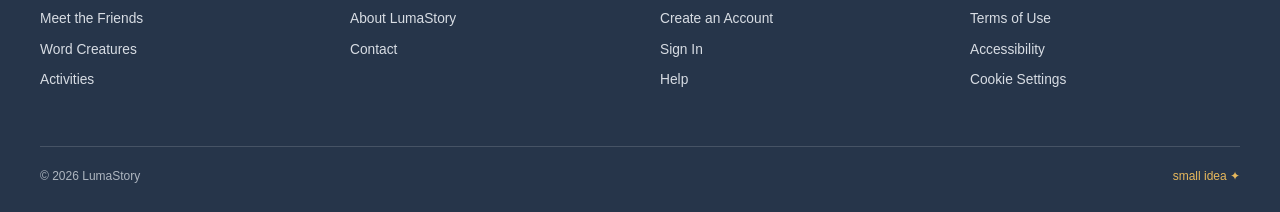
<file: about.html>
<!DOCTYPE html><html lang="en"><head><meta charSet="utf-8"/><meta name="viewport" content="width=device-width, initial-scale=1"/><link rel="preload" as="image" href="assets/lumastory-logo.png"/><link rel="stylesheet" href="styles.css"><title>LumaStory — Stories that stay</title><meta name="description" content="A warm world of meaningful stories, unforgettable friends, and small ideas families can keep discovering together."/><meta property="og:title" content="LumaStory — Stories that stay"/><meta property="og:description" content="Enter a living story world for children and families."/><meta property="og:image" content="assets/og.png"/><meta name="twitter:card" content="summary_large_image"/><meta name="twitter:title" content="LumaStory — Stories that stay"/><meta name="twitter:description" content="Enter a living story world for children and families."/><meta name="twitter:image" content="assets/og.png"/>
<style data-vinext-fonts>/* vietnamese */
@font-face {
  font-family: 'Fraunces';
  font-style: normal;
  font-weight: 100 900;
  font-display: swap;
  src: url(C:/Users/nirit/Documents/Codex/2026-08-01/sites-plugin-sites-openai-bundled-create/.vinext/fonts/fraunces-f3fc7530f62a/fraunces-5b3f113c.woff2) format('woff2');
  unicode-range: U+0102-0103, U+0110-0111, U+0128-0129, U+0168-0169, U+01A0-01A1, U+01AF-01B0, U+0300-0301, U+0303-0304, U+0308-0309, U+0323, U+0329, U+1EA0-1EF9, U+20AB;
}
/* latin-ext */
@font-face {
  font-family: 'Fraunces';
  font-style: normal;
  font-weight: 100 900;
  font-display: swap;
  src: url(C:/Users/nirit/Documents/Codex/2026-08-01/sites-plugin-sites-openai-bundled-create/.vinext/fonts/fraunces-f3fc7530f62a/fraunces-cab03ef6.woff2) format('woff2');
  unicode-range: U+0100-02BA, U+02BD-02C5, U+02C7-02CC, U+02CE-02D7, U+02DD-02FF, U+0304, U+0308, U+0329, U+1D00-1DBF, U+1E00-1E9F, U+1EF2-1EFF, U+2020, U+20A0-20AB, U+20AD-20C0, U+2113, U+2C60-2C7F, U+A720-A7FF;
}
/* latin */
@font-face {
  font-family: 'Fraunces';
  font-style: normal;
  font-weight: 100 900;
  font-display: swap;
  src: url(C:/Users/nirit/Documents/Codex/2026-08-01/sites-plugin-sites-openai-bundled-create/.vinext/fonts/fraunces-f3fc7530f62a/fraunces-8ca9c2a4.woff2) format('woff2');
  unicode-range: U+0000-00FF, U+0131, U+0152-0153, U+02BB-02BC, U+02C6, U+02DA, U+02DC, U+0304, U+0308, U+0329, U+2000-206F, U+20AC, U+2122, U+2191, U+2193, U+2212, U+2215, U+FEFF, U+FFFD;
}

.__font_fraunces_0w46p23 { font-family: 'Fraunces', sans-serif; }

.__variable_fraunces_0w46p23 { --font-fraunces: 'Fraunces', sans-serif; }

/* cyrillic-ext */
@font-face {
  font-family: 'Nunito Sans';
  font-style: normal;
  font-weight: 200 1000;
  font-stretch: 100%;
  font-display: swap;
  src: url(C:/Users/nirit/Documents/Codex/2026-08-01/sites-plugin-sites-openai-bundled-create/.vinext/fonts/nunito-sans-d841bc025490/nunito-sans-f5807b61.woff2) format('woff2');
  unicode-range: U+0460-052F, U+1C80-1C8A, U+20B4, U+2DE0-2DFF, U+A640-A69F, U+FE2E-FE2F;
}
/* cyrillic */
@font-face {
  font-family: 'Nunito Sans';
  font-style: normal;
  font-weight: 200 1000;
  font-stretch: 100%;
  font-display: swap;
  src: url(C:/Users/nirit/Documents/Codex/2026-08-01/sites-plugin-sites-openai-bundled-create/.vinext/fonts/nunito-sans-d841bc025490/nunito-sans-20827b31.woff2) format('woff2');
  unicode-range: U+0301, U+0400-045F, U+0490-0491, U+04B0-04B1, U+2116;
}
/* vietnamese */
@font-face {
  font-family: 'Nunito Sans';
  font-style: normal;
  font-weight: 200 1000;
  font-stretch: 100%;
  font-display: swap;
  src: url(C:/Users/nirit/Documents/Codex/2026-08-01/sites-plugin-sites-openai-bundled-create/.vinext/fonts/nunito-sans-d841bc025490/nunito-sans-20022d05.woff2) format('woff2');
  unicode-range: U+0102-0103, U+0110-0111, U+0128-0129, U+0168-0169, U+01A0-01A1, U+01AF-01B0, U+0300-0301, U+0303-0304, U+0308-0309, U+0323, U+0329, U+1EA0-1EF9, U+20AB;
}
/* latin-ext */
@font-face {
  font-family: 'Nunito Sans';
  font-style: normal;
  font-weight: 200 1000;
  font-stretch: 100%;
  font-display: swap;
  src: url(C:/Users/nirit/Documents/Codex/2026-08-01/sites-plugin-sites-openai-bundled-create/.vinext/fonts/nunito-sans-d841bc025490/nunito-sans-61928112.woff2) format('woff2');
  unicode-range: U+0100-02BA, U+02BD-02C5, U+02C7-02CC, U+02CE-02D7, U+02DD-02FF, U+0304, U+0308, U+0329, U+1D00-1DBF, U+1E00-1E9F, U+1EF2-1EFF, U+2020, U+20A0-20AB, U+20AD-20C0, U+2113, U+2C60-2C7F, U+A720-A7FF;
}
/* latin */
@font-face {
  font-family: 'Nunito Sans';
  font-style: normal;
  font-weight: 200 1000;
  font-stretch: 100%;
  font-display: swap;
  src: url(C:/Users/nirit/Documents/Codex/2026-08-01/sites-plugin-sites-openai-bundled-create/.vinext/fonts/nunito-sans-d841bc025490/nunito-sans-9ad6ba43.woff2) format('woff2');
  unicode-range: U+0000-00FF, U+0131, U+0152-0153, U+02BB-02BC, U+02C6, U+02DA, U+02DC, U+0304, U+0308, U+0329, U+2000-206F, U+20AC, U+2122, U+2191, U+2193, U+2212, U+2215, U+FEFF, U+FFFD;
}

.__font_nunito_sans_1mbeoo8 { font-family: 'Nunito Sans', sans-serif; }

.__variable_nunito_sans_1mbeoo8 { --font-nunito: 'Nunito Sans', sans-serif; }
</style>
</head><body class="__variable_fraunces_0w46p23 __variable_nunito_sans_1mbeoo8"><main class="about-page"><header class="site-header about-site-header "><div class="nav-shell"><a class="logo brand-logo" href="index.html" aria-label="LumaStory home"><img src="assets/lumastory-logo.png" alt="Luma Stories"/></a><nav class="desktop-nav" aria-label="Main navigation"><a class="" href="index.html#stories">Stories</a><a class="" href="index.html#meet-the-friends">Meet the Friends</a><a class="" href="index.html#word-creatures">Word Creatures</a><a class="" href="index.html#activities">Activities</a><a class="" href="index.html#for-parents">For Parents</a><a class="active" href="about.html">About</a></nav><div class="nav-actions"><a class="library-link" href="index.html#library">My Library</a><a class="button button-small" href="index.html#stories">Explore Stories</a></div><button class="menu-button" aria-label="Open menu" aria-expanded="false"><span class="menu-icon" aria-hidden="true"><i></i><i></i><i></i></span></button></div></header><div class="mobile-menu " aria-hidden="true"><div class="mobile-menu-top"><a class="logo brand-logo" href="index.html" aria-label="LumaStory home"><img src="assets/lumastory-logo.png" alt="Luma Stories"/></a><button>Close</button></div><nav aria-label="Mobile navigation"><a href="index.html#stories">Stories<span aria-hidden="true">→</span></a><a href="index.html#meet-the-friends">Meet the Friends<span aria-hidden="true">→</span></a><a href="index.html#word-creatures">Word Creatures<span aria-hidden="true">→</span></a><a href="index.html#activities">Activities<span aria-hidden="true">→</span></a><a href="index.html#for-parents">For Parents<span aria-hidden="true">→</span></a><a href="about.html">About<span aria-hidden="true">→</span></a></nav><a class="button" href="index.html#stories">Explore Stories</a><div class="menu-peek" aria-hidden="true">one small idea <span>✦</span></div></div><section class="about-hero"><div class="about-hero-copy"><p class="eyebrow">Why LumaStory exists</p><h1>Every great story begins with <em>one small idea.</em></h1><p>At LumaStory, we believe the stories children remember most are not always the loudest or the longest. They are the stories that quietly become part of who they are.</p><div class="about-refrain"><span>Every story begins with curiosity.</span><span>Every story leaves something behind.</span></div><a class="button" href="index.html#stories">Explore the Stories</a></div><div class="about-maya-placeholder" role="img" aria-label="Reserved space for an illustration of Maya reading beneath warm morning light"><div class="morning-sun"></div><div class="reading-arch"><div class="quiet-book">LumaStory</div></div><p>Future illustration: Maya reading beneath warm morning light</p></div></section><section class="about-origin section"><div class="origin-art" role="img" aria-label="Reserved space for an editorial LumaStory illustration"><span>one small idea</span><i>✦</i><small>Editorial illustration reserved</small></div><div class="origin-copy"><p class="eyebrow">The beginning</p><h2>Why We Started LumaStory</h2><p>The world already has thousands of children’s books. Many are entertaining. Many are educational. Many are beautifully illustrated.</p><p class="origin-turn">We wanted to create something different.</p><p>Stories children genuinely love today. Stories they still remember years later. Stories that become part of family conversations long after the last page.</p></div></section><section class="beliefs-section"><div class="beliefs-shell"><div class="beliefs-intro"><p class="eyebrow">What we believe</p><h2>The quiet ideas behind every story</h2><p>These are not rules for children. They are promises we make to the stories we create.</p></div><div class="beliefs-list"><article><span>0<!-- -->1</span><h3>Stories Before Lessons</h3><p>Children discover ideas more deeply than they receive them.</p></article><article><span>0<!-- -->2</span><h3>Wonder Before Explanation</h3><p>Curiosity creates lasting learning. Not instruction.</p></article><article><span>0<!-- -->3</span><h3>Characters Before Messages</h3><p>Children return because they love the characters. Meaning follows naturally.</p></article><article><span>0<!-- -->4</span><h3>Families Read Together</h3><p>Every story is written for two readers: the child, and the adult beside them.</p></article><article><span>0<!-- -->5</span><h3>Small Ideas Become Lifelong Memories</h3><p>Sometimes one sentence stays with a child forever.</p></article></div></div></section><section class="creation section"><div class="creation-heading"><p class="eyebrow">How we create</p><h2>How a small idea becomes something a family remembers</h2><p>This is the journey of a story—not a timeline, but a gentle unfolding.</p></div><div class="journey" aria-label="The LumaStory creative journey"><div class="journey-step"><span>01</span><strong>Idea</strong><i aria-hidden="true">↓</i></div><div class="journey-step"><span>02</span><strong>Story</strong><i aria-hidden="true">↓</i></div><div class="journey-step"><span>03</span><strong>Sketch</strong><i aria-hidden="true">↓</i></div><div class="journey-step"><span>04</span><strong>Illustration</strong><i aria-hidden="true">↓</i></div><div class="journey-step"><span>05</span><strong>Reading Together</strong><i aria-hidden="true">↓</i></div><div class="journey-step"><span>06</span><strong>Conversation</strong><i aria-hidden="true">↓</i></div><div class="journey-step"><span>07</span><strong>Memory</strong></div></div><div class="creation-placeholder" role="img" aria-label="Reserved space for story creation artwork"><span>Idea</span><span>Sketch</span><span>Story</span><small>Story creation artwork reserved</small></div></section><section class="about-world"><div class="world-copy"><p class="eyebrow">The LumaStory world</p><h2>More Than Books</h2><p>LumaStory is a growing world where stories, characters, Word Creatures, and family experiences are all connected.</p><p>Each new story expands the same universe rather than beginning from scratch.</p></div><div class="world-orbit" aria-label="Connected parts of the LumaStory world"><div class="world-core">LumaStory<br/><span>one living world</span></div><span class="world-item world-item-1">Stories</span><span class="world-item world-item-2">Characters</span><span class="world-item world-item-3">Word Creatures</span><span class="world-item world-item-4">Activities</span><span class="world-item world-item-5">Reading Together</span><span class="world-item world-item-6">Personal Library</span></div></section><section class="promise-section section"><p class="eyebrow">Our promise</p><h2>We will never create stories simply to teach.</h2><p>We create stories children genuinely love.</p><p>If meaningful conversations begin afterward,<br/>that is the real magic.</p></section><section class="looking-ahead section"><div><p class="eyebrow">Looking ahead</p><h2>The Adventure Is Just Beginning</h2><p class="future-lines">New stories.<br/>New characters.<br/>New discoveries.<br/>New adventures waiting to be shared.</p><p>The world of LumaStory will continue to grow one meaningful story at a time.</p></div><div class="horizon-placeholder" role="img" aria-label="Reserved illustration suggesting a larger story world beyond the horizon"><div class="horizon-sun"></div><div class="horizon hill-a"></div><div class="horizon hill-b"></div><span>A much larger world is waiting beyond the page</span></div></section><section class="about-final-cta"><p class="eyebrow">The first page is waiting</p><h2>Ready to begin?</h2><p>Step into the stories, meet the friends, and discover the small ideas waiting inside.</p><div class="button-row"><a class="button" href="index.html#stories">Explore the Stories</a><a class="button-secondary" href="index.html#preview">Read a Free Preview</a></div></section><footer><div class="footer-top"><a class="logo brand-logo footer-logo" href="index.html" aria-label="LumaStory home"><img src="assets/lumastory-logo.png" alt="Luma Stories"/></a><p>Every story begins with one small idea.</p></div><div class="footer-links"><div><h3>Explore</h3><a href="index.html#stories">Stories</a><a href="index.html#meet-the-friends">Meet the Friends</a><a href="index.html#word-creatures">Word Creatures</a><a href="index.html#activities">Activities</a></div><div><h3>For families</h3><a href="index.html#for-parents">For Parents</a><a href="about.html">About LumaStory</a><a href="index.html#contact">Contact</a></div><div><h3>Your account</h3><a href="index.html#library">My Library</a><a href="index.html#library">Create an Account</a><a href="index.html#library">Sign In</a><a href="index.html#contact">Help</a></div><div><h3>Legal</h3><a href="#">Privacy Policy</a><a href="#">Terms of Use</a><a href="#">Accessibility</a><a href="#">Cookie Settings</a></div></div><div class="footer-bottom"><span>© 2026 LumaStory</span><span class="footer-creature" aria-hidden="true">small idea ✦</span></div></footer></main><script src="script.js" defer></script></body></html>
</file>
<file: styles.css>
/*! tailwindcss v4.2.1 | MIT License | https://tailwindcss.com */
@layer theme{:root,:host{--font-sans:ui-sans-serif, system-ui, sans-serif, "Apple Color Emoji", "Segoe UI Emoji", "Segoe UI Symbol", "Noto Color Emoji";--font-mono:ui-monospace, SFMono-Regular, Menlo, Monaco, Consolas, "Liberation Mono", "Courier New", monospace;--spacing:.25rem;--default-font-family:var(--font-sans);--default-mono-font-family:var(--font-mono)}}@layer base{*,:after,:before,::backdrop{box-sizing:border-box;border:0 solid;margin:0;padding:0}::file-selector-button{box-sizing:border-box;border:0 solid;margin:0;padding:0}html,:host{-webkit-text-size-adjust:100%;tab-size:4;line-height:1.5;font-family:var(--default-font-family,ui-sans-serif, system-ui, sans-serif, "Apple Color Emoji", "Segoe UI Emoji", "Segoe UI Symbol", "Noto Color Emoji");font-feature-settings:var(--default-font-feature-settings,normal);font-variation-settings:var(--default-font-variation-settings,normal);-webkit-tap-highlight-color:transparent}hr{height:0;color:inherit;border-top-width:1px}abbr:where([title]){-webkit-text-decoration:underline dotted;text-decoration:underline dotted}h1,h2,h3,h4,h5,h6{font-size:inherit;font-weight:inherit}a{color:inherit;-webkit-text-decoration:inherit;-webkit-text-decoration:inherit;-webkit-text-decoration:inherit;-webkit-text-decoration:inherit;text-decoration:inherit}b,strong{font-weight:bolder}code,kbd,samp,pre{font-family:var(--default-mono-font-family,ui-monospace, SFMono-Regular, Menlo, Monaco, Consolas, "Liberation Mono", "Courier New", monospace);font-feature-settings:var(--default-mono-font-feature-settings,normal);font-variation-settings:var(--default-mono-font-variation-settings,normal);font-size:1em}small{font-size:80%}sub,sup{vertical-align:baseline;font-size:75%;line-height:0;position:relative}sub{bottom:-.25em}sup{top:-.5em}table{text-indent:0;border-color:inherit;border-collapse:collapse}:-moz-focusring{outline:auto}progress{vertical-align:baseline}summary{display:list-item}ol,ul,menu{list-style:none}img,svg,video,canvas,audio,iframe,embed,object{vertical-align:middle;display:block}img,video{max-width:100%;height:auto}button,input,select,optgroup,textarea{font:inherit;font-feature-settings:inherit;font-variation-settings:inherit;letter-spacing:inherit;color:inherit;opacity:1;background-color:#0000;border-radius:0}::file-selector-button{font:inherit;font-feature-settings:inherit;font-variation-settings:inherit;letter-spacing:inherit;color:inherit;opacity:1;background-color:#0000;border-radius:0}:where(select:is([multiple],[size])) optgroup{font-weight:bolder}:where(select:is([multiple],[size])) optgroup option{padding-inline-start:20px}::file-selector-button{margin-inline-end:4px}::placeholder{opacity:1}@supports (not ((-webkit-appearance:-apple-pay-button))) or (contain-intrinsic-size:1px){::placeholder{color:currentColor}@supports (color:color-mix(in lab, red, red)){::placeholder{color:color-mix(in oklab, currentcolor 50%, transparent)}}}textarea{resize:vertical}::-webkit-search-decoration{-webkit-appearance:none}::-webkit-date-and-time-value{min-height:1lh;text-align:inherit}::-webkit-datetime-edit{display:inline-flex}::-webkit-datetime-edit-fields-wrapper{padding:0}::-webkit-datetime-edit{padding-block:0}::-webkit-datetime-edit-year-field{padding-block:0}::-webkit-datetime-edit-month-field{padding-block:0}::-webkit-datetime-edit-day-field{padding-block:0}::-webkit-datetime-edit-hour-field{padding-block:0}::-webkit-datetime-edit-minute-field{padding-block:0}::-webkit-datetime-edit-second-field{padding-block:0}::-webkit-datetime-edit-millisecond-field{padding-block:0}::-webkit-datetime-edit-meridiem-field{padding-block:0}::-webkit-calendar-picker-indicator{line-height:1}:-moz-ui-invalid{box-shadow:none}button,input:where([type=button],[type=reset],[type=submit]){appearance:button}::file-selector-button{appearance:button}::-webkit-inner-spin-button{height:auto}::-webkit-outer-spin-button{height:auto}[hidden]:where(:not([hidden=until-found])){display:none!important}}@layer components;@layer utilities{.relative{position:relative}.start{inset-inline-start:var(--spacing)}.end{inset-inline-end:var(--spacing)}.table{display:table}.grow{flex-grow:1}}:root{--ink:#26354a;--paper:#fbf6ec;--gold:#e7b85c;--coral:#d97868;--sky:#a9c9d2;--sage:#a9b79b;--plum:#76647d;--peach:#f1d4bc;--soft-ink:#53606d;--line:#ddd5c8;--white:#fffdf8}*{box-sizing:border-box}html{scroll-behavior:smooth}body{background:var(--paper);color:var(--ink);font-family:var(--font-nunito),Arial,sans-serif;margin:0;font-size:18px;line-height:1.65}button,input,select,textarea{font:inherit}button,a{-webkit-tap-highlight-color:transparent}a{color:inherit;text-decoration:none}h1,h2,h3,p{margin-top:0}h1,h2,h3{font-family:var(--font-fraunces),Georgia,serif;letter-spacing:-.025em;font-weight:600;line-height:1.08}h1{max-width:800px;font-size:clamp(3.15rem,6.1vw,5.35rem)}h2{font-size:clamp(2.35rem,4.4vw,3.75rem)}h3{font-size:1.5rem}p{color:var(--soft-ink)}.section{max-width:1280px;margin:0 auto;padding:120px 40px}.eyebrow{color:var(--ink);letter-spacing:.13em;text-transform:uppercase;align-items:center;gap:12px;font-size:.78rem;font-weight:800;display:flex}.eyebrow:before{content:"";background:var(--gold);width:28px;height:1px}.button,.button-secondary{cursor:pointer;border:1.5px solid #0000;border-radius:13px;justify-content:center;align-items:center;min-height:52px;padding:12px 26px;font-size:.9rem;font-weight:800;transition:all .25s;display:inline-flex}.button{color:var(--white);background:var(--coral);box-shadow:0 8px 20px #26354a17}.button:hover{background:#c96658;transform:translateY(-2px)}.button-secondary{color:var(--ink);border-color:var(--ink);background:0 0}.button-secondary:hover{background:var(--ink);color:var(--white);transform:translateY(-2px)}.button-small{min-height:44px;padding:8px 18px;font-size:.82rem}.button-row{flex-wrap:wrap;align-items:center;gap:14px;display:flex}.text-link,.card-links a,.text-button{cursor:pointer;background:0 0;border:0;border-bottom:1px solid #0000;font-weight:800}.text-link:hover,.card-links a:hover,.text-button:hover{border-color:var(--gold)}.text-link span,.card-links span,.text-button span{color:var(--coral);margin-left:7px}.site-header{z-index:50;border-bottom:1px solid #0000;transition:all .3s;position:fixed;top:0;left:0;right:0}.site-header.scrolled{-webkit-backdrop-filter:blur(14px);backdrop-filter:blur(14px);background:#fbf6ecf0;border-color:#26354a1a}.nav-shell{align-items:center;gap:30px;max-width:1380px;height:92px;margin:auto;padding:0 30px;transition:all .3s;display:flex}.scrolled .nav-shell{height:72px}.logo{font-family:var(--font-fraunces),serif;white-space:nowrap;font-size:1.45rem;font-weight:700}.logo-spark{color:var(--gold);margin-right:7px;font-size:1rem}.brand-logo{border-radius:10px;flex:none;width:176px;height:58px;display:block;position:relative;overflow:hidden}.brand-logo img{object-fit:cover;object-position:center;width:100%;height:100%;display:block;transform:scale(2.05)}.footer-logo{box-shadow:0 0 0 1px #ffffff26}.desktop-nav{align-items:center;gap:23px;margin:auto;display:flex}.desktop-nav a,.library-link{white-space:nowrap;font-size:.78rem;font-weight:800;position:relative}.desktop-nav a:after{content:"";background:var(--gold);height:2px;transition:all .2s;position:absolute;bottom:-6px;left:0;right:100%}.desktop-nav a:hover:after{right:0}.nav-actions{align-items:center;gap:17px;display:flex}.search{cursor:pointer;color:var(--ink);background:0 0;border:0;font-size:1.4rem}.menu-button{border:1px solid var(--ink);cursor:pointer;background:0 0;border-radius:11px;justify-content:center;align-items:center;width:46px;height:44px;padding:0;display:none}.menu-icon{gap:4px;width:20px;display:grid}.menu-icon i{background:var(--ink);border-radius:2px;width:100%;height:2px;transition:all .2s;display:block}.mobile-menu{z-index:100;background:var(--paper);flex-direction:column;padding:28px;transition:all .35s cubic-bezier(.2,.8,.2,1);display:flex;position:fixed;inset:0;transform:translateY(-105%)}.mobile-menu.open{transform:none}.mobile-menu-top{justify-content:space-between;align-items:center;display:flex}.mobile-menu-top button{background:0 0;border:0;font-weight:800}.mobile-menu nav{margin:40px 0 25px;display:grid}.mobile-menu nav a{font-family:var(--font-fraunces);border-bottom:1px solid var(--line);justify-content:space-between;padding:11px 0;font-size:1.5rem;display:flex}.menu-peek{color:var(--plum);font-family:var(--font-fraunces);margin-top:auto;font-style:italic}.hero{background:linear-gradient(90deg,var(--paper) 0 52%,#f6e7d8 52%);flex-direction:column;justify-content:center;min-height:900px;padding:150px 40px 80px;display:flex;position:relative;overflow:hidden}.hero-inner{grid-template-columns:.95fr 1.05fr;align-items:center;gap:50px;width:100%;max-width:1380px;margin:auto;display:grid}.hero-copy{z-index:2;padding-left:20px}.hero h1 em{color:var(--coral);font-weight:500}.hero .lead{max-width:630px;font-size:1.15rem;line-height:1.75}.hero-glow{filter:blur(10px);background:#e7b85c24;border-radius:50%;width:320px;height:320px;position:absolute;top:20%;left:36%}.hero-art{background:#dce7df;border:1px solid #26354a17;border-radius:48% 48% 12px 12px;height:630px;position:relative;overflow:hidden}.art-placeholder{background-image:radial-gradient(circle at 50% 20%,#fffdf88c,#0000 45%),linear-gradient(#ffffff1a,#26354a0d)}.moon{background:var(--gold);width:72px;height:72px;color:var(--white);border-radius:50%;place-items:center;display:grid;position:absolute;top:13%;right:16%;box-shadow:0 0 0 16px #e7b85c26}.hill{border-radius:50%;position:absolute;bottom:-28%}.hill-one{background:var(--sage);width:110%;height:60%;left:-35%}.hill-two{background:#8ba394;width:100%;height:55%;right:-43%}.paper-tree{transform-origin:bottom;background:#6e7664;border-radius:8px;width:10px;height:200px;animation:6s ease-in-out infinite sway;position:absolute;bottom:20%}.paper-tree:before,.paper-tree:after{content:"";background:#7c9579;border-radius:60% 40%;width:110px;height:160px;position:absolute;left:50%;transform:translate(-50%,-60%)}.paper-tree:after{background:#95aa8e;width:75px;height:120px;transform:translate(-20%,-90%)rotate(40deg)}.tree-one{left:17%}.tree-two{height:165px;animation-delay:-2s;right:20%}.art-label{border:1px solid var(--line);text-align:center;background:#fffdf8de;border-radius:10px;padding:12px 16px;font-size:.78rem;font-weight:800;position:absolute;bottom:24px;left:24px;right:24px}.scroll-note{font-size:.78rem;font-weight:800;position:absolute;bottom:28px;left:50%;transform:translate(-50%)}.scroll-note span{color:var(--coral);margin-left:8px}@keyframes sway{50%{transform:rotate(1.5deg)}}.intro{grid-template-columns:100px 1.1fr .9fr;align-items:start;gap:50px;display:grid}.chapter-mark{font-family:var(--font-fraunces);color:var(--gold);opacity:.75;font-size:4rem;font-style:italic}.intro h2{max-width:650px}.intro-text{max-width:570px;padding-top:38px}.intro-text p:first-child{color:var(--ink);font-weight:800}.stories{background:#f3eadf;max-width:none;padding-left:max(40px,50vw - 640px);padding-right:max(40px,50vw - 640px)}.section-heading{grid-template-columns:1.35fr .65fr;align-items:end;gap:70px;margin-bottom:55px;display:grid}.section-heading p:last-child{max-width:520px}.story-grid{grid-template-columns:repeat(4,1fr);gap:24px;display:grid}.story-card{min-width:0}.book-cover{height:390px;color:var(--ink);border-radius:6px 16px 16px 6px;flex-direction:column;justify-content:space-between;margin-bottom:25px;padding:22px;display:flex;position:relative;overflow:hidden;box-shadow:10px 12px #26354a0f}.book-cover:after{content:"";background:#26354a2e;width:1px;position:absolute;inset:0 auto 0 8px}.book-cover.coral{background:#e9a99f}.book-cover.sky{background:#bcd8df}.book-cover.sage{background:#bdc9b4}.book-cover.plum{background:#ab9bb1}.cover-number,.cover-label{text-transform:uppercase;letter-spacing:.1em;font-size:.72rem;font-weight:800}.cover-shape{width:125px;height:125px;color:var(--white);font-family:var(--font-fraunces);background:#26354abf;border-radius:51% 49% 45% 55%;place-items:center;margin:auto;font-size:1.5rem;display:grid;transform:rotate(-6deg)}.story-meta{text-transform:uppercase;letter-spacing:.06em;font-size:.72rem;font-weight:800}.story-card h3{margin-bottom:8px}.story-card>p:not(.story-meta){min-height:58px;font-size:.9rem}.card-links{flex-direction:column;align-items:flex-start;gap:6px;font-size:.78rem;display:flex}.friends{grid-template-columns:.72fr 1.28fr;align-items:center;gap:80px;display:grid}.friends-copy p:not(.eyebrow){margin-bottom:28px}.friend-scene{text-align:center;background-color:#e7d7c5;border-radius:45% 45% 12px 12px;flex-direction:column;justify-content:center;align-items:center;min-height:540px;padding:45px;display:flex}.friend-scene>p{color:var(--ink);font-weight:800}.friend-scene small{max-width:520px;color:var(--soft-ink)}.friend-moments{justify-content:center;align-items:flex-end;gap:12px;width:100%;margin:40px 0;display:flex}.friend-moments span{width:86px;height:calc(150px + var(--i)*7px);background:#fffdf847;border:1.5px dashed #26354a59;border-radius:48% 48% 42% 42%;justify-content:center;align-items:flex-end;padding-bottom:15px;font-size:.75rem;font-weight:800;display:flex}.creatures{background:var(--ink);max-width:none;color:var(--white);padding-left:max(40px,50vw - 640px);padding-right:max(40px,50vw - 640px)}.creatures h2,.creatures h3,.creatures .eyebrow{color:var(--white)}.creatures p{color:#d8dde4}.creature-grid{text-align:center;grid-template-columns:repeat(3,1fr);gap:50px;max-width:1000px;margin:40px auto;display:grid}.creature-orbit{border:1px solid #fff3;border-radius:48% 52% 50% 45%;place-items:center;width:220px;height:220px;margin:0 auto 24px;display:grid;position:relative}.creature-orbit:after{content:"✦";color:var(--gold);position:absolute;top:12%;right:8%}.creature-orbit span{text-transform:uppercase;letter-spacing:.1em;color:#d8dde4;max-width:110px;font-size:.67rem}.orbit-1{background:#7b707f}.orbit-2{background:#687b80}.orbit-3{background:#6f7868}.creature-grid h3{font-style:italic}.centered-button{border-color:var(--white);width:max-content;color:var(--white);margin:30px auto 0;display:flex}.together{grid-template-columns:1fr 1fr;align-items:center;gap:80px;display:grid}.reading-art{background-color:#e8cbb6;border-radius:12px 46% 12px 12px;justify-content:center;align-items:flex-end;height:600px;padding:25px;display:flex;position:relative}.window{background:var(--sky);border:12px solid #fffdf899;border-radius:50% 50% 5px 5px;height:260px;position:absolute;top:60px;left:70px;right:70px}.reading-book{background:var(--coral);width:210px;height:125px;color:var(--white);font-family:var(--font-fraunces);place-items:center;margin-bottom:80px;display:grid;position:relative;transform:perspective(300px)rotateX(45deg);box-shadow:-35px 18px #c87d6f,35px 18px #c87d6f}.reading-art>span{font-size:.75rem;font-weight:800;position:absolute;bottom:22px}.together-copy ul{grid-template-columns:1fr 1fr;gap:12px;margin-top:30px;padding:0;list-style:none;display:grid}.together-copy li{border-bottom:1px solid var(--line);padding:12px 0 12px 28px;position:relative}.together-copy li:before{content:"✦";color:var(--gold);position:absolute;left:0}.preview{background:var(--sky);grid-template-columns:.8fr 1.2fr;align-items:center;gap:80px;max-width:none;padding-left:max(40px,50vw - 640px);padding-right:max(40px,50vw - 640px);display:grid}.text-button{color:var(--ink)}.open-book{filter:drop-shadow(0 18px 18px #26354a1c);grid-template-columns:1fr 1fr;min-height:390px;display:grid}.open-book>div{background:var(--white);border-right:1px solid var(--line);border-radius:10px 0 0 10px;flex-direction:column;justify-content:center;padding:50px;display:flex}.open-book>div+div{text-align:center;border:0;border-radius:0 10px 10px 0;align-items:center}.open-book p{font-family:var(--font-fraunces);color:var(--ink);font-size:1.5rem}.open-book span:not(.page-star){color:var(--soft-ink);font-size:.7rem}.page-star{color:var(--gold);font-size:4rem}.activities{grid-template-columns:.72fr 1.28fr;gap:70px;display:grid}.activities-title{grid-row:span 2}.activity-list article{border-top:1px solid var(--line);grid-template-columns:55px 1fr 1.3fr;align-items:baseline;gap:20px;padding:24px 0;display:grid}.activity-list span{color:var(--coral);font-family:var(--font-fraunces)}.activity-list h3,.activity-list p{margin:0}.activity-list p{font-size:.9rem}.parents{background:var(--peach);grid-template-columns:1fr 1fr;align-items:center;gap:100px;max-width:none;padding-left:max(40px,50vw - 640px);padding-right:max(40px,50vw - 640px);display:grid}.parents-copy>p:not(.eyebrow){max-width:660px}.parent-points{grid-template-columns:1fr 1fr;gap:15px;display:grid}.parent-points p{border-top:3px solid var(--coral);min-height:130px;color:var(--ink);background:#fffdf88c;align-items:flex-end;margin:0;padding:25px;font-weight:800;display:flex}.library{grid-template-columns:1.1fr .9fr;align-items:center;gap:90px;display:grid}.shelf-art{background:#dec5ac;border-radius:45% 45% 12px 12px;flex-direction:column;justify-content:flex-end;gap:70px;min-height:480px;padding:110px 55px 40px;display:flex}.shelf{border-bottom:14px solid #7d6552;align-items:flex-end;gap:8px;height:100px;padding:0 15px;display:flex}.shelf i{background:var(--coral);border-radius:3px 8px 0 0;width:48px;height:80px;display:block}.shelf i:nth-child(2n){background:var(--sky);height:100px}.shelf i:nth-child(3n){background:var(--plum);height:70px}.shelf+.shelf{margin-left:45px}.library-copy p:not(.eyebrow){max-width:580px}.contact{background:#ece4d8;grid-template-columns:.72fr 1.28fr;align-items:start;gap:90px;max-width:none;padding-left:max(40px,50vw - 640px);padding-right:max(40px,50vw - 640px);display:grid}.contact-copy{position:sticky;top:120px}.contact-note{border:1px solid var(--line);background:var(--paper);gap:14px;margin-top:36px;padding:20px;display:flex}.contact-note span{color:var(--gold)}.contact-note p{margin:0;font-size:.8rem}.contact-form{background:var(--white);border-radius:16px;grid-template-columns:1fr 1fr;gap:22px;padding:42px;display:grid;box-shadow:0 16px 35px #26354a0f}.contact-form label{font-size:.78rem;font-weight:800}.contact-form label>span{color:var(--soft-ink);font-weight:400}.contact-form input,.contact-form select,.contact-form textarea,.newsletter input{border:1px solid var(--line);background:var(--paper);width:100%;color:var(--ink);border-radius:8px;outline:none;margin-top:7px;padding:13px 14px}.contact-form input:focus,.contact-form select:focus,.contact-form textarea:focus,.newsletter input:focus{border-color:var(--coral);box-shadow:0 0 0 3px #d9786826}.contact-form [aria-invalid=true]{border-color:#b3473d}.contact-form small,.form-error{color:#9c3e36;margin-top:5px;font-weight:700;display:block}.full{grid-column:1/-1}.checkbox{align-items:flex-start;gap:12px;display:flex;font-weight:500!important}.checkbox input{width:20px;height:20px;accent-color:var(--coral);margin:2px 0 0}.contact-form button{width:max-content}.contact-form button:disabled{cursor:wait;opacity:.72;transform:none}.form-alert{color:#7d3029;background:#fae6e1;border:1px solid #c8786f;border-radius:8px;padding:13px 16px;font-size:.82rem;font-weight:800}.honeypot{width:1px!important;height:1px!important;position:absolute!important;left:-10000px!important;overflow:hidden!important}.success-message{background:var(--white);border-radius:16px;flex-direction:column;justify-content:center;align-items:flex-start;min-height:480px;padding:60px;display:flex}.success-message>span{color:var(--gold);font-size:3rem}.newsletter{background:var(--sage);grid-template-columns:1fr 1fr;align-items:end;gap:90px;padding:85px max(40px,50vw - 640px);display:grid}.newsletter h2{font-size:clamp(2.2rem,3.5vw,3.1rem)}.newsletter form>label{font-size:.78rem;font-weight:800}.newsletter form>div{gap:10px;display:flex}.newsletter input{background:var(--white);margin:0}.newsletter small{color:var(--soft-ink);margin-top:8px;display:block}footer{background:var(--ink);color:var(--white);padding:75px max(40px,50vw - 640px) 25px}.footer-top{border-bottom:1px solid #ffffff26;justify-content:space-between;padding-bottom:45px;display:flex}.footer-top p{color:#d8dde4;font-family:var(--font-fraunces);font-size:1.4rem;font-style:italic}.footer-links{grid-template-columns:repeat(4,1fr);gap:40px;padding:50px 0;display:grid}.footer-links h3{font-family:var(--font-nunito);letter-spacing:.1em;text-transform:uppercase;color:var(--gold);font-size:.78rem}.footer-links a{color:#d8dde4;padding:4px 0;font-size:.86rem;display:block}.footer-links a:hover{color:var(--white)}.footer-bottom{color:#aeb6c0;border-top:1px solid #ffffff26;justify-content:space-between;padding-top:20px;font-size:.75rem;display:flex}.footer-creature{color:var(--gold)}.about-page{overflow:hidden}.about-site-header{-webkit-backdrop-filter:blur(12px);backdrop-filter:blur(12px);background:#fbf6ecd1;border-bottom:1px solid #26354a12}.desktop-nav a.active:after{right:0}.about-hero{background:linear-gradient(105deg,var(--paper) 0 61%,#f1dfca 61%);grid-template-columns:.94fr 1.06fr;align-items:center;gap:80px;min-height:900px;padding:150px max(40px,50vw - 690px) 90px;display:grid;position:relative}.about-hero:before{content:"";background:#e7b85c1f;border-radius:50%;width:280px;height:280px;position:absolute;top:14%;left:42%}.about-hero-copy{z-index:1;max-width:700px;position:relative}.about-hero h1{font-size:clamp(3.3rem,5.7vw,5.4rem)}.about-hero h1 em{color:var(--coral);font-weight:500}.about-hero-copy>p:not(.eyebrow){max-width:620px;font-size:1.12rem}.about-refrain{color:var(--ink);font-family:var(--font-fraunces);gap:2px;margin:30px 0 36px;font-size:1.25rem;font-style:italic;display:grid}.about-maya-placeholder{background:linear-gradient(#f5dfb8 0 46%,#b8c5a8 46%);border-radius:48% 48% 12px 12px;justify-content:center;align-items:flex-end;min-height:650px;padding:26px;display:flex;position:relative;overflow:hidden}.about-maya-placeholder:after{content:"";background:#91a083;border-radius:50%;height:48%;position:absolute;bottom:-21%;left:-15%;right:-15%}.morning-sun{background:var(--gold);border-radius:50%;width:125px;height:125px;position:absolute;top:15%;right:17%;box-shadow:0 0 0 25px #fffdf833}.reading-arch{z-index:2;border:1.5px dashed #26354a59;border-radius:50% 50% 38% 38%;justify-content:center;align-items:flex-end;width:260px;height:350px;display:flex;position:absolute;bottom:70px}.quiet-book{background:var(--coral);width:170px;height:88px;color:var(--white);font-family:var(--font-fraunces);place-items:center;margin-bottom:52px;display:grid;transform:perspective(280px)rotateX(44deg);box-shadow:-28px 15px #c96f61,28px 15px #c96f61}.about-maya-placeholder p{z-index:3;text-align:center;background:#fffdf8db;border-radius:8px;margin:0;padding:10px 15px;font-size:.72rem;font-weight:800}.about-origin{grid-template-columns:1fr 1fr;align-items:center;gap:100px;display:grid}.origin-art{height:570px;font-family:var(--font-fraunces);color:var(--plum);background:#d8e1db;border-radius:12px 46% 12px 12px;place-items:center;font-size:2rem;font-style:italic;display:grid;position:relative}.origin-art:before,.origin-art:after{content:"";border:1px solid #26354a26;border-radius:50%;width:68%;height:68%;position:absolute}.origin-art:after{width:44%;height:44%}.origin-art i{color:var(--gold);font-size:2.5rem;font-style:normal;position:absolute;top:25%}.origin-art small{font-family:var(--font-nunito);color:var(--soft-ink);letter-spacing:.08em;text-transform:uppercase;font-size:.68rem;font-style:normal;font-weight:800;position:absolute;bottom:22px}.origin-copy p{max-width:590px}.origin-turn{color:var(--ink);font-family:var(--font-fraunces);margin:30px 0;font-size:1.55rem;font-style:italic}.beliefs-section{background:#f0e6d8;padding:120px max(40px,50vw - 640px)}.beliefs-shell{grid-template-columns:.72fr 1.28fr;align-items:start;gap:100px;display:grid}.beliefs-intro{position:sticky;top:120px}.beliefs-list article{border-top:1px solid var(--line);grid-template-columns:60px .9fr 1.1fr;align-items:baseline;gap:28px;padding:32px 0;display:grid}.beliefs-list article:last-child{border-bottom:1px solid var(--line)}.beliefs-list span{color:var(--coral);font-family:var(--font-fraunces);font-style:italic}.beliefs-list h3,.beliefs-list p{margin:0}.beliefs-list p{font-size:.92rem}.creation{grid-template-columns:.8fr .65fr 1fr;align-items:center;gap:36px 75px;display:grid}.creation-heading p:last-child{max-width:470px}.journey{justify-items:start;display:grid;position:relative}.journey-step{grid-template-columns:34px 1fr;align-items:center;gap:12px;width:100%;min-height:62px;display:grid;position:relative}.journey-step span{color:var(--coral);font-family:var(--font-fraunces);font-size:.8rem}.journey-step strong{font-family:var(--font-fraunces);font-size:1.1rem}.journey-step i{color:var(--gold);font-style:normal;position:absolute;bottom:-8px;left:8px}.creation-placeholder{background:#c7d5d6;border-radius:46% 46% 12px 12px;place-items:center;height:560px;display:grid;position:relative}.creation-placeholder:before{content:"";border:1px dashed #26354a61;border-radius:50%;width:62%;height:65%;position:absolute}.creation-placeholder>span{font-family:var(--font-fraunces);background:#fffdf8b8;border-radius:50%;padding:10px 16px;position:absolute}.creation-placeholder>span:first-child{top:22%;left:10%}.creation-placeholder>span:nth-child(2){top:42%;right:8%}.creation-placeholder>span:nth-child(3){bottom:21%;left:24%}.creation-placeholder small{text-transform:uppercase;letter-spacing:.08em;font-size:.68rem;font-weight:800;position:absolute;bottom:20px}.about-world{background:var(--ink);min-height:760px;color:var(--white);grid-template-columns:.72fr 1.28fr;align-items:center;gap:80px;padding:120px max(40px,50vw - 640px);display:grid}.about-world h2,.about-world .eyebrow{color:var(--white)}.about-world p{color:#d8dde4;max-width:570px}.world-orbit{aspect-ratio:1;border:1px solid #ffffff2e;border-radius:50%;width:min(620px,100%);margin:auto;position:relative}.world-orbit:before{content:"";border:1px solid #ffffff1f;border-radius:50%;position:absolute;inset:17%}.world-core{background:var(--coral);text-align:center;font-family:var(--font-fraunces);border-radius:50%;place-content:center;font-size:1.25rem;display:grid;position:absolute;inset:34%;box-shadow:0 0 0 16px #d978681f}.world-core span{font-family:var(--font-nunito);text-transform:uppercase;letter-spacing:.08em;font-size:.6rem}.world-item{text-align:center;background:#fffdf814;border:1px solid #ffffff47;border-radius:999px;min-width:135px;padding:12px 16px;font-size:.75rem;font-weight:800;position:absolute}.world-item-1{top:4%;left:39%}.world-item-2{top:25%;right:-5%}.world-item-3{bottom:23%;right:-4%}.world-item-4{bottom:4%;left:38%}.world-item-5{bottom:24%;left:-8%}.world-item-6{top:25%;left:-6%}.promise-section{text-align:center;flex-direction:column;justify-content:center;align-items:center;min-height:650px;display:flex}.promise-section .eyebrow{justify-content:center}.promise-section h2{max-width:940px;margin:25px auto 35px}.promise-section>p:not(.eyebrow){font-family:var(--font-fraunces);color:var(--ink);margin-bottom:8px;font-size:1.35rem}.looking-ahead{background:#efe2d2;grid-template-columns:.8fr 1.2fr;align-items:center;gap:90px;max-width:none;padding-left:max(40px,50vw - 640px);padding-right:max(40px,50vw - 640px);display:grid}.future-lines{color:var(--ink);font-family:var(--font-fraunces);font-size:1.45rem;line-height:1.55}.horizon-placeholder{background:linear-gradient(#bcd9df 0 58%,#cad1b7 58%);border-radius:48% 48% 12px 12px;justify-content:center;align-items:flex-end;height:570px;padding:25px;display:flex;position:relative;overflow:hidden}.horizon-sun{background:var(--gold);border-radius:50%;width:90px;height:90px;position:absolute;top:20%;left:20%}.horizon{border-radius:50%;position:absolute;bottom:-26%}.hill-a{background:#99a98e;width:110%;height:57%;left:-35%}.hill-b{background:#7f947f;width:100%;height:52%;right:-40%}.horizon-placeholder span{z-index:2;text-align:center;background:#fffdf8db;border-radius:8px;padding:10px 16px;font-size:.7rem;font-weight:800;position:relative}.about-final-cta{text-align:center;background:var(--sky);flex-direction:column;align-items:center;padding:130px 30px;display:flex}.about-final-cta .eyebrow{justify-content:center}.about-final-cta p:not(.eyebrow){max-width:590px}.about-final-cta .button-row{margin-top:20px}@media (width<=1100px){.desktop-nav,.search,.library-link{display:none}.nav-actions{margin-left:auto}.menu-button{display:flex}.story-grid{grid-template-columns:1fr 1fr}.book-cover{height:450px}.hero-inner{grid-template-columns:1fr 1fr}.intro{grid-template-columns:80px 1fr}.intro-text{grid-column:2;padding-top:0}.friends,.contact{grid-template-columns:1fr}.contact-copy{position:static}.friend-scene{order:-1}.activities{grid-template-columns:1fr}.activities-title{grid-row:auto}.newsletter{grid-template-columns:1fr}.section{padding-top:95px;padding-bottom:95px}.about-hero{grid-template-columns:1fr 1fr;gap:45px}.beliefs-shell{grid-template-columns:1fr;gap:40px}.beliefs-intro{position:static}.creation{grid-template-columns:1fr 1fr;row-gap:28px}.creation-heading{grid-column:1/-1}.creation-placeholder{height:520px}.about-world{grid-template-columns:1fr}.world-copy{max-width:700px}.world-orbit{max-width:560px}.about-origin{gap:55px}}@media (width<=760px){body{font-size:17px}.section{padding:80px 22px}.nav-shell{height:72px;padding:0 20px}.nav-actions{display:none}.menu-button{margin-left:auto;display:block}.hero{background:linear-gradient(180deg,var(--paper) 0 64%,#f6e7d8 64%);min-height:760px;padding:105px 22px 45px}.hero-inner{grid-template-columns:1fr;gap:28px}.hero-copy{padding:0}.hero h1{margin-bottom:18px;font-size:clamp(2.75rem,12vw,3.35rem)}.hero .lead{font-size:1rem;line-height:1.6}.hero-art{border-radius:120px 120px 8px 8px;height:235px}.paper-tree{height:100px}.paper-tree:before{width:60px;height:90px}.tree-two{height:75px}.art-label{padding:8px;font-size:.6rem;bottom:10px}.moon{width:40px;height:40px}.scroll-note{display:none}.intro{grid-template-columns:1fr;gap:15px}.chapter-mark{font-size:2.8rem}.intro-text{grid-column:auto}.section-heading{grid-template-columns:1fr;gap:15px;margin-bottom:35px}.story-grid{grid-template-columns:1fr}.book-cover{height:460px}.friends{gap:45px}.friend-scene{min-height:380px;padding:20px}.friend-moments{gap:4px}.friend-moments span{width:50px;height:calc(100px + var(--i)*4px);font-size:.55rem}.creature-grid{grid-template-columns:1fr}.creature-orbit{width:190px;height:190px}.together,.preview,.parents,.library{grid-template-columns:1fr;gap:50px}.reading-art{height:430px}.window{left:35px;right:35px}.reading-book{margin-bottom:55px}.open-book{min-height:320px}.open-book>div{padding:25px}.open-book p{font-size:1.1rem}.activities{gap:35px}.activity-list article{grid-template-columns:35px 1fr}.activity-list p{grid-column:2}.parent-points{grid-template-columns:1fr}.parent-points p{min-height:auto}.shelf-art{min-height:360px;padding:80px 25px 25px}.contact{gap:45px}.contact-form{grid-template-columns:1fr;padding:25px 20px}.contact-form label,.full{grid-column:1}.newsletter{gap:30px;padding:70px 22px}.newsletter form>div,.footer-top{flex-direction:column}.footer-links{grid-template-columns:1fr 1fr}.footer-bottom{gap:20px}.button-row{align-items:stretch}.button-row>*{flex:1;min-width:180px}.about-hero{background:linear-gradient(180deg,var(--paper) 0 67%,#f1dfca 67%);grid-template-columns:1fr;gap:45px;min-height:auto;padding:115px 22px 65px}.about-hero h1{font-size:clamp(2.8rem,12vw,3.5rem)}.about-maya-placeholder{min-height:380px}.reading-arch{width:190px;height:240px}.quiet-book{width:125px;height:60px;margin-bottom:35px}.about-origin,.creation,.looking-ahead{grid-template-columns:1fr;gap:45px}.origin-art{order:2;height:400px}.beliefs-section{padding:80px 22px}.beliefs-list article{grid-template-columns:38px 1fr;gap:12px}.beliefs-list article p{grid-column:2}.creation-placeholder{height:400px}.about-world{min-height:auto;padding:80px 22px}.world-orbit{width:330px;max-width:100%}.world-item{min-width:92px;padding:8px;font-size:.58rem}.world-core{font-size:.9rem;inset:33%}.world-item-1{left:35%}.world-item-2{right:-3%}.world-item-3{right:-2%}.world-item-4{left:34%}.world-item-5,.world-item-6{left:-3%}.promise-section{min-height:560px}.promise-section>p:not(.eyebrow){font-size:1.12rem}.horizon-placeholder{height:400px}.about-final-cta{padding:90px 22px}}@media (prefers-reduced-motion:reduce){html{scroll-behavior:auto}*,:before,:after{transition-duration:.001ms!important;animation-duration:.001ms!important;animation-iteration-count:1!important}}@media (width<=760px){.brand-logo{width:145px;height:48px}}
</file>
